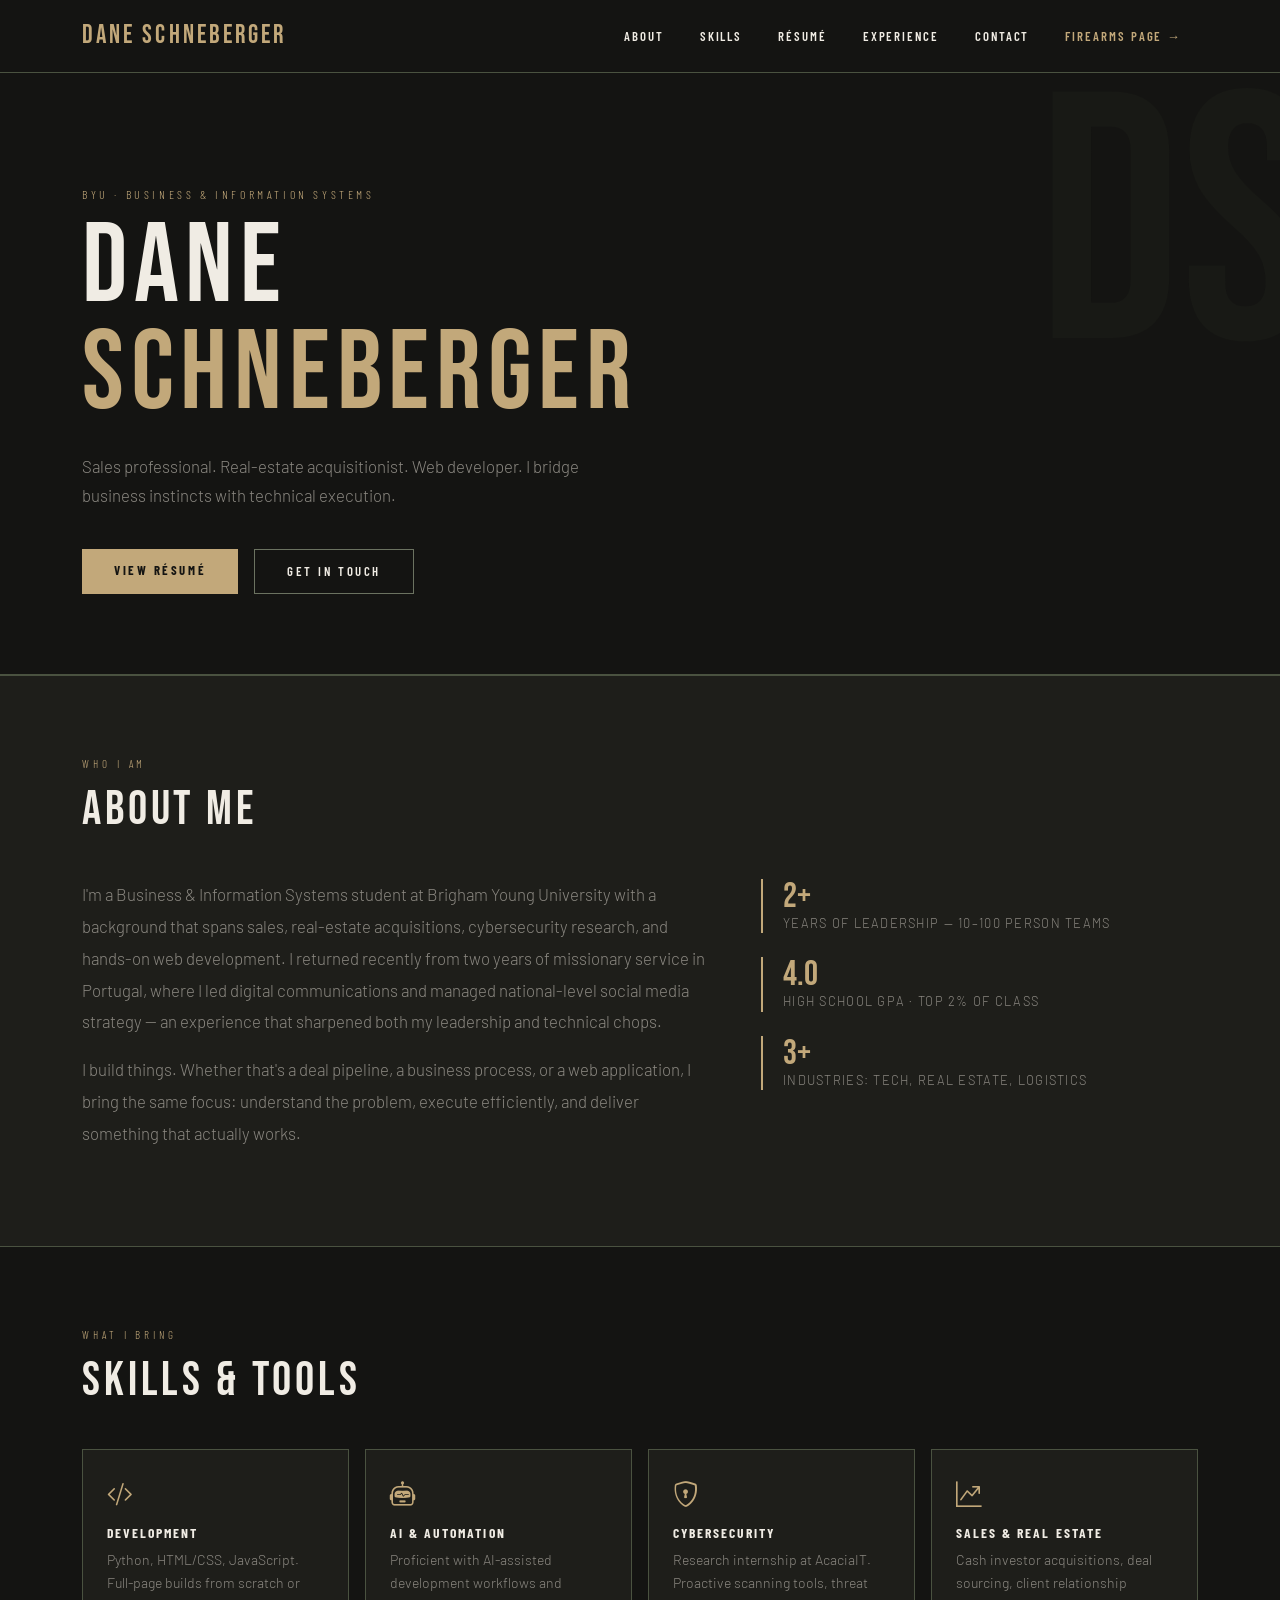
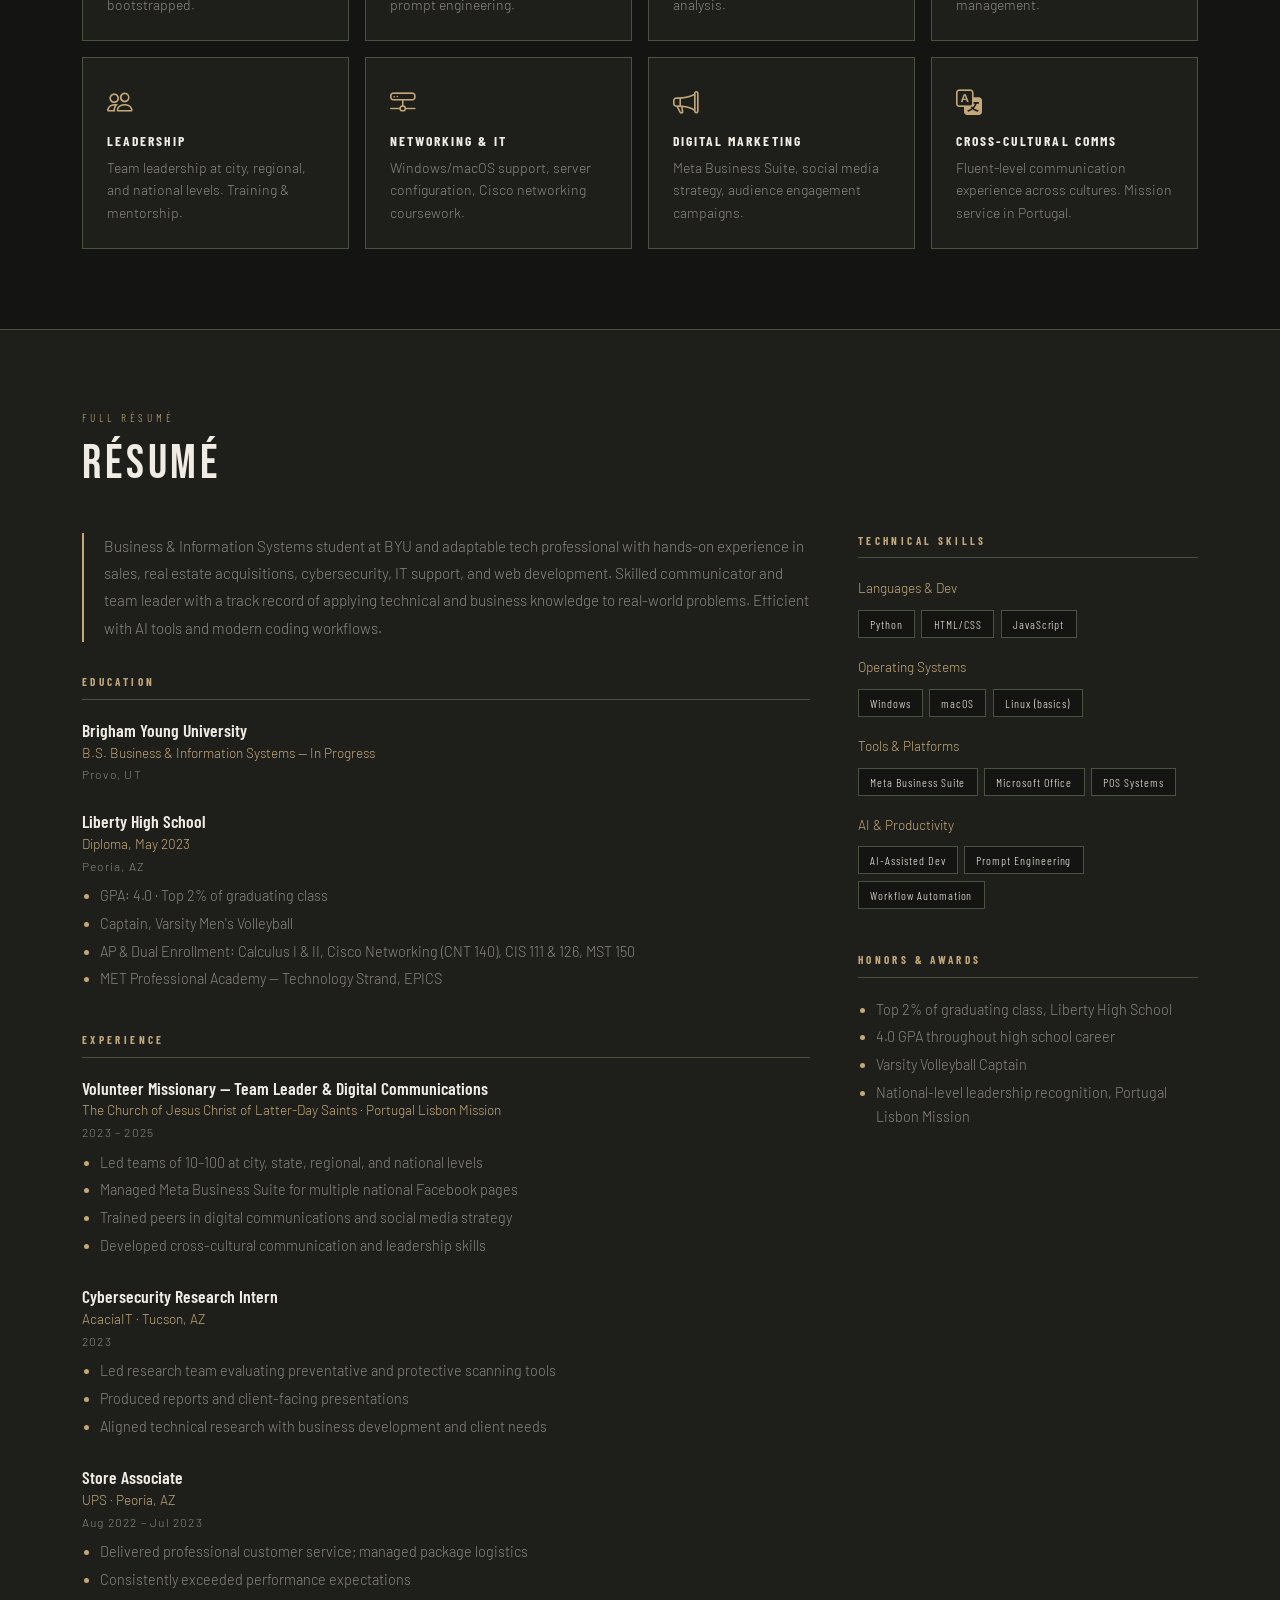
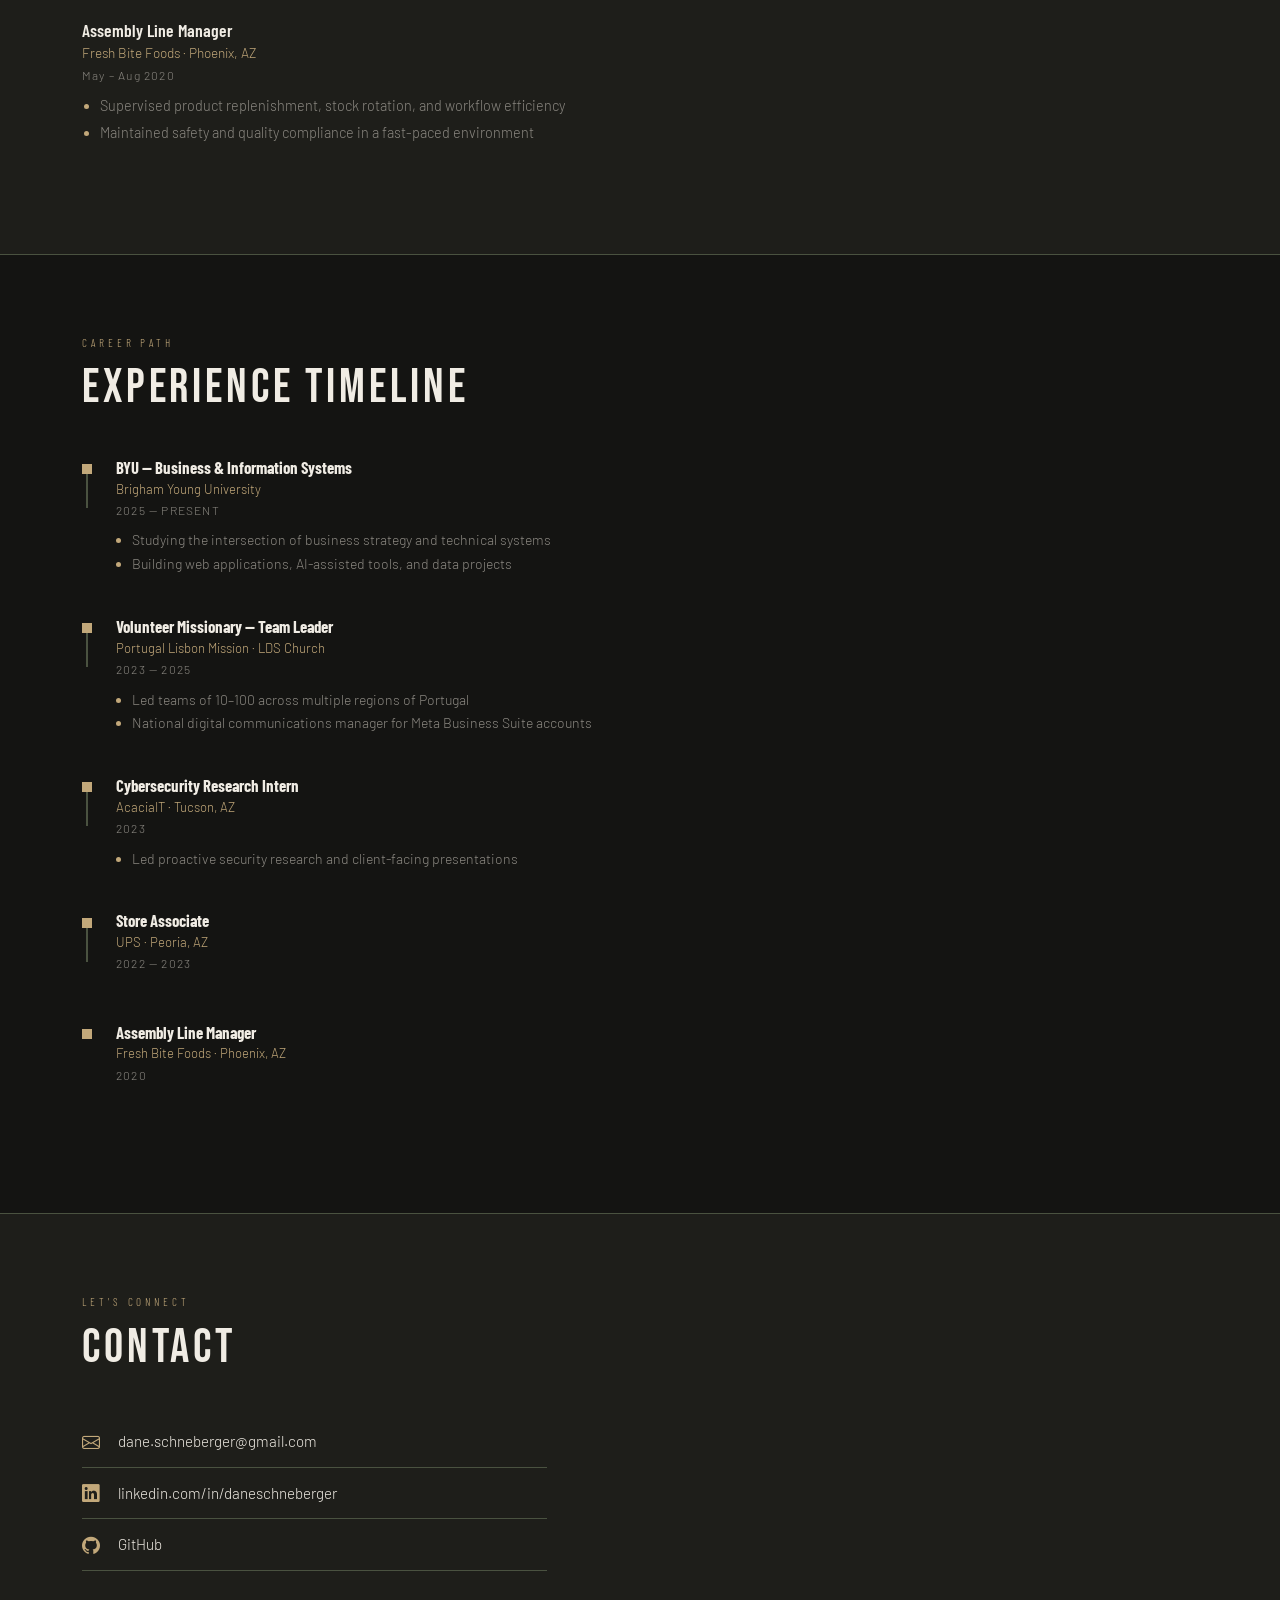
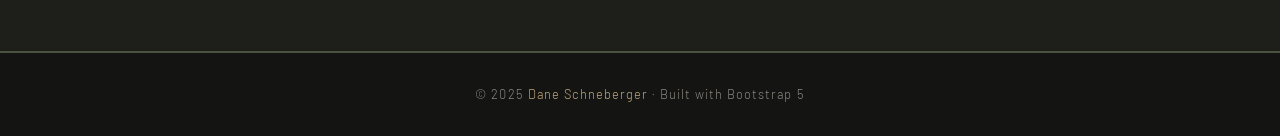
<file: index.html>
<!DOCTYPE html>
<html lang="en">
<head>
  <meta charset="UTF-8" />
  <meta name="viewport" content="width=device-width, initial-scale=1.0" />
  <title>Dane Schneberger</title>

  <!-- Bootstrap 5 -->
  <link href="https://cdn.jsdelivr.net/npm/bootstrap@5.3.3/dist/css/bootstrap.min.css" rel="stylesheet" />
  <!-- Bootstrap Icons -->
  <link href="https://cdn.jsdelivr.net/npm/bootstrap-icons@1.11.3/font/bootstrap-icons.css" rel="stylesheet" />
  <!-- Google Fonts -->
  <link href="https://fonts.googleapis.com/css2?family=Bebas+Neue&family=Barlow:wght@300;400;500;600&family=Barlow+Condensed:wght@400;600;700&display=swap" rel="stylesheet" />

  <style>
    :root {
      --olive:    #4a5240;
      --olive-lt: #6b7260;
      --tan:      #c2a87a;
      --tan-lt:   #d9c4a0;
      --charcoal: #1e1e1a;
      --dark:     #141412;
      --offwhite: #f0ece4;
      --muted:    #8a8780;
    }

    * { box-sizing: border-box; margin: 0; padding: 0; }

    body {
      background: var(--charcoal);
      color: var(--offwhite);
      font-family: 'Barlow', sans-serif;
      font-weight: 300;
    }

    /* ── NAVBAR ── */
    .navbar {
      background: var(--dark) !important;
      border-bottom: 1px solid var(--olive);
      padding: 0.75rem 0;
      position: sticky;
      top: 0;
      z-index: 1000;
    }
    .navbar-brand {
      font-family: 'Bebas Neue', sans-serif;
      font-size: 1.6rem;
      letter-spacing: 0.12em;
      color: var(--tan) !important;
    }
    .nav-link {
      font-family: 'Barlow Condensed', sans-serif;
      font-weight: 600;
      font-size: 0.8rem;
      letter-spacing: 0.15em;
      text-transform: uppercase;
      color: var(--offwhite) !important;
      padding: 0.4rem 1rem !important;
      transition: color 0.2s;
    }
    .nav-link:hover { color: var(--tan) !important; }
    .navbar-toggler { border-color: var(--olive); }
    .navbar-toggler-icon {
      background-image: url("data:image/svg+xml,%3csvg xmlns='http://www.w3.org/2000/svg' viewBox='0 0 30 30'%3e%3cpath stroke='rgba(194,168,122,1)' stroke-width='2' d='M4 7h22M4 15h22M4 23h22'/%3e%3c/svg%3e");
    }

    /* ── HERO ── */
    .hero {
      background: var(--dark);
      padding: 7rem 0 5rem;
      border-bottom: 2px solid var(--olive);
      position: relative;
      overflow: hidden;
    }
    .hero::before {
      content: 'DS';
      position: absolute;
      right: -2rem;
      top: -1rem;
      font-family: 'Bebas Neue', sans-serif;
      font-size: 22rem;
      color: rgba(74,82,64,0.07);
      line-height: 1;
      pointer-events: none;
      user-select: none;
    }
    .hero-eyebrow {
      font-family: 'Barlow Condensed', sans-serif;
      font-size: 0.75rem;
      letter-spacing: 0.3em;
      text-transform: uppercase;
      color: var(--tan);
      margin-bottom: 0.75rem;
    }
    .hero h1 {
      font-family: 'Bebas Neue', sans-serif;
      font-size: clamp(3.5rem, 9vw, 7rem);
      letter-spacing: 0.06em;
      line-height: 0.95;
      color: var(--offwhite);
    }
    .hero h1 span { color: var(--tan); }
    .hero-sub {
      font-size: 1.05rem;
      font-weight: 300;
      color: var(--muted);
      max-width: 500px;
      margin-top: 1.5rem;
      line-height: 1.7;
    }
    .hero-cta {
      margin-top: 2.5rem;
      display: flex;
      gap: 1rem;
      flex-wrap: wrap;
    }
    .btn-primary-custom {
      background: var(--tan);
      color: var(--dark);
      border: none;
      font-family: 'Barlow Condensed', sans-serif;
      font-weight: 700;
      font-size: 0.8rem;
      letter-spacing: 0.2em;
      text-transform: uppercase;
      padding: 0.75rem 2rem;
      text-decoration: none;
      transition: background 0.2s, transform 0.15s;
    }
    .btn-primary-custom:hover { background: var(--tan-lt); transform: translateY(-2px); color: var(--dark); }
    .btn-outline-custom {
      background: transparent;
      color: var(--offwhite);
      border: 1px solid var(--olive-lt);
      font-family: 'Barlow Condensed', sans-serif;
      font-weight: 600;
      font-size: 0.8rem;
      letter-spacing: 0.2em;
      text-transform: uppercase;
      padding: 0.75rem 2rem;
      text-decoration: none;
      transition: border-color 0.2s, color 0.2s;
    }
    .btn-outline-custom:hover { border-color: var(--tan); color: var(--tan); }

    /* ── SECTION COMMON ── */
    section { padding: 5rem 0; }
    .section-label {
      font-family: 'Barlow Condensed', sans-serif;
      font-size: 0.7rem;
      letter-spacing: 0.35em;
      text-transform: uppercase;
      color: var(--tan);
      margin-bottom: 0.5rem;
    }
    .section-title {
      font-family: 'Bebas Neue', sans-serif;
      font-size: clamp(2rem, 4vw, 3rem);
      letter-spacing: 0.08em;
      color: var(--offwhite);
      margin-bottom: 2.5rem;
    }
    .divider {
      width: 3rem;
      height: 2px;
      background: var(--tan);
      margin-bottom: 2.5rem;
    }

    /* ── ABOUT ── */
    #about { background: var(--charcoal); }
    .about-stat {
      border-left: 2px solid var(--tan);
      padding-left: 1.25rem;
      margin-bottom: 1.5rem;
    }
    .about-stat .num {
      font-family: 'Bebas Neue', sans-serif;
      font-size: 2.2rem;
      color: var(--tan);
      line-height: 1;
    }
    .about-stat .label {
      font-size: 0.8rem;
      letter-spacing: 0.1em;
      color: var(--muted);
      text-transform: uppercase;
    }
    .about-text { color: var(--muted); line-height: 1.9; font-size: 1.05rem; }

    /* ── SKILLS ── */
    #skills { background: var(--dark); border-top: 1px solid var(--olive); border-bottom: 1px solid var(--olive); }
    .skill-card {
      background: var(--charcoal);
      border: 1px solid var(--olive);
      padding: 1.5rem;
      height: 100%;
      transition: border-color 0.2s, transform 0.2s;
    }
    .skill-card:hover { border-color: var(--tan); transform: translateY(-3px); }
    .skill-card i {
      font-size: 1.6rem;
      color: var(--tan);
      margin-bottom: 0.75rem;
      display: block;
    }
    .skill-card h5 {
      font-family: 'Barlow Condensed', sans-serif;
      font-weight: 700;
      font-size: 0.85rem;
      letter-spacing: 0.15em;
      text-transform: uppercase;
      color: var(--offwhite);
      margin-bottom: 0.5rem;
    }
    .skill-card p { font-size: 0.875rem; color: var(--muted); line-height: 1.6; margin: 0; }

    /* ── RÉSUMÉ ── */
    #resume { background: var(--charcoal); }
    .resume-section-head {
      font-family: 'Barlow Condensed', sans-serif;
      font-weight: 700;
      font-size: 0.7rem;
      letter-spacing: 0.3em;
      text-transform: uppercase;
      color: var(--tan);
      border-bottom: 1px solid var(--olive);
      padding-bottom: 0.5rem;
      margin-bottom: 1.25rem;
      margin-top: 2.5rem;
    }
    .resume-section-head:first-of-type { margin-top: 0; }
    .resume-entry { margin-bottom: 1.75rem; }
    .resume-entry h4 {
      font-family: 'Barlow Condensed', sans-serif;
      font-weight: 600;
      font-size: 1.1rem;
      color: var(--offwhite);
      margin-bottom: 0.1rem;
    }
    .resume-entry .org {
      font-size: 0.85rem;
      color: var(--tan);
      margin-bottom: 0.15rem;
    }
    .resume-entry .dates {
      font-size: 0.75rem;
      letter-spacing: 0.1em;
      color: var(--muted);
      margin-bottom: 0.6rem;
    }
    .resume-entry ul {
      padding-left: 1.1rem;
      margin: 0;
    }
    .resume-entry ul li {
      font-size: 0.9rem;
      color: var(--muted);
      line-height: 1.7;
      margin-bottom: 0.2rem;
    }
    .resume-entry ul li::marker { color: var(--tan); }
    .skill-tag {
      display: inline-block;
      background: var(--dark);
      border: 1px solid var(--olive);
      color: var(--offwhite);
      font-size: 0.75rem;
      font-family: 'Barlow Condensed', sans-serif;
      letter-spacing: 0.08em;
      padding: 0.25rem 0.7rem;
      margin: 0.2rem 0.2rem 0.2rem 0;
    }
    .resume-summary {
      font-size: 0.95rem;
      color: var(--muted);
      line-height: 1.8;
      border-left: 2px solid var(--tan);
      padding-left: 1.25rem;
      margin-bottom: 2rem;
    }

    /* ── EXPERIENCE TIMELINE ── */
    #experience { background: var(--dark); border-top: 1px solid var(--olive); border-bottom: 1px solid var(--olive); }
    .timeline-item { display: flex; gap: 1.5rem; margin-bottom: 2.5rem; position: relative; }
    .timeline-dot {
      width: 10px;
      height: 10px;
      min-width: 10px;
      background: var(--tan);
      margin-top: 0.45rem;
      position: relative;
    }
    .timeline-dot::after {
      content: '';
      position: absolute;
      top: 10px;
      left: 4px;
      width: 2px;
      height: calc(100% + 1.5rem);
      background: var(--olive);
    }
    .timeline-item:last-child .timeline-dot::after { display: none; }
    .timeline-content h5 {
      font-family: 'Barlow Condensed', sans-serif;
      font-weight: 700;
      font-size: 1.05rem;
      color: var(--offwhite);
      margin-bottom: 0.15rem;
    }
    .timeline-content .org { font-size: 0.82rem; color: var(--tan); margin-bottom: 0.1rem; }
    .timeline-content .dates { font-size: 0.75rem; color: var(--muted); letter-spacing: 0.1em; margin-bottom: 0.6rem; }
    .timeline-content ul { padding-left: 1rem; margin: 0; }
    .timeline-content ul li { font-size: 0.875rem; color: var(--muted); line-height: 1.7; }
    .timeline-content ul li::marker { color: var(--tan); }

    /* ── CONTACT ── */
    #contact { background: var(--charcoal); }
    .contact-link {
      display: flex;
      align-items: center;
      gap: 0.75rem;
      color: var(--offwhite);
      text-decoration: none;
      font-size: 0.95rem;
      padding: 0.75rem 0;
      border-bottom: 1px solid var(--olive);
      transition: color 0.2s;
    }
    .contact-link:hover { color: var(--tan); }
    .contact-link i { color: var(--tan); font-size: 1.1rem; min-width: 1.5rem; }

    /* ── FOOTER ── */
    footer {
      background: var(--dark);
      border-top: 2px solid var(--olive);
      padding: 2rem 0;
      text-align: center;
    }
    footer p { font-size: 0.8rem; color: var(--muted); letter-spacing: 0.08em; margin: 0; }
    footer span { color: var(--tan); }

    /* ── ANIMATIONS ── */
    .fade-up {
      opacity: 0;
      transform: translateY(24px);
      transition: opacity 0.6s ease, transform 0.6s ease;
    }
    .fade-up.visible { opacity: 1; transform: translateY(0); }
  </style>
</head>
<body>

  <!-- NAVBAR -->
  <nav class="navbar navbar-expand-lg">
    <div class="container">
      <a class="navbar-brand" href="#">Dane Schneberger</a>
      <button class="navbar-toggler" type="button" data-bs-toggle="collapse" data-bs-target="#navMenu">
        <span class="navbar-toggler-icon"></span>
      </button>
      <div class="collapse navbar-collapse justify-content-end" id="navMenu">
        <ul class="navbar-nav gap-1">
          <li class="nav-item"><a class="nav-link" href="#about">About</a></li>
          <li class="nav-item"><a class="nav-link" href="#skills">Skills</a></li>
          <li class="nav-item"><a class="nav-link" href="#resume">Résumé</a></li>
          <li class="nav-item"><a class="nav-link" href="#experience">Experience</a></li>
          <li class="nav-item"><a class="nav-link" href="#contact">Contact</a></li>
          <!-- REPLACE href with your actual scratch page filename -->
          <li class="nav-item"><a class="nav-link" style="color:var(--tan)!important" href="page2-firearms.html">Firearms Page →</a></li>
        </ul>
      </div>
    </div>
  </nav>

  <!-- HERO -->
  <section class="hero">
    <div class="container">
      <p class="hero-eyebrow">BYU · Business & Information Systems</p>
      <h1>Dane<br /><span>Schneberger</span></h1>
      <p class="hero-sub">Sales professional. Real-estate acquisitionist. Web developer. I bridge business instincts with technical execution.</p>
      <div class="hero-cta">
        <a href="#resume" class="btn-primary-custom">View Résumé</a>
        <a href="#contact" class="btn-outline-custom">Get in Touch</a>
      </div>
    </div>
  </section>

  <!-- ABOUT -->
  <section id="about">
    <div class="container fade-up">
      <p class="section-label">Who I Am</p>
      <h2 class="section-title">About Me</h2>
      <div class="row g-5">
        <div class="col-lg-7">
          <p class="about-text">
            I'm a Business & Information Systems student at Brigham Young University with a background that spans sales, real-estate acquisitions, cybersecurity research, and hands-on web development. I returned recently from two years of missionary service in Portugal, where I led digital communications and managed national-level social media strategy — an experience that sharpened both my leadership and technical chops.
          </p>
          <p class="about-text mt-3">
            I build things. Whether that's a deal pipeline, a business process, or a web application, I bring the same focus: understand the problem, execute efficiently, and deliver something that actually works.
          </p>
        </div>
        <div class="col-lg-5">
          <div class="about-stat">
            <div class="num">2+</div>
            <div class="label">Years of leadership — 10–100 person teams</div>
          </div>
          <div class="about-stat">
            <div class="num">4.0</div>
            <div class="label">High school GPA · Top 2% of class</div>
          </div>
          <div class="about-stat">
            <div class="num">3+</div>
            <div class="label">Industries: tech, real estate, logistics</div>
          </div>
        </div>
      </div>
    </div>
  </section>

  <!-- SKILLS -->
  <section id="skills">
    <div class="container fade-up">
      <p class="section-label">What I Bring</p>
      <h2 class="section-title">Skills & Tools</h2>
      <div class="row g-3">
        <div class="col-sm-6 col-lg-3">
          <div class="skill-card">
            <i class="bi bi-code-slash"></i>
            <h5>Development</h5>
            <p>Python, HTML/CSS, JavaScript. Full-page builds from scratch or bootstrapped.</p>
          </div>
        </div>
        <div class="col-sm-6 col-lg-3">
          <div class="skill-card">
            <i class="bi bi-robot"></i>
            <h5>AI & Automation</h5>
            <p>Proficient with AI-assisted development workflows and prompt engineering.</p>
          </div>
        </div>
        <div class="col-sm-6 col-lg-3">
          <div class="skill-card">
            <i class="bi bi-shield-lock"></i>
            <h5>Cybersecurity</h5>
            <p>Research internship at AcaciaIT. Proactive scanning tools, threat analysis.</p>
          </div>
        </div>
        <div class="col-sm-6 col-lg-3">
          <div class="skill-card">
            <i class="bi bi-graph-up-arrow"></i>
            <h5>Sales & Real Estate</h5>
            <p>Cash investor acquisitions, deal sourcing, client relationship management.</p>
          </div>
        </div>
        <div class="col-sm-6 col-lg-3">
          <div class="skill-card">
            <i class="bi bi-people"></i>
            <h5>Leadership</h5>
            <p>Team leadership at city, regional, and national levels. Training & mentorship.</p>
          </div>
        </div>
        <div class="col-sm-6 col-lg-3">
          <div class="skill-card">
            <i class="bi bi-hdd-network"></i>
            <h5>Networking & IT</h5>
            <p>Windows/macOS support, server configuration, Cisco networking coursework.</p>
          </div>
        </div>
        <div class="col-sm-6 col-lg-3">
          <div class="skill-card">
            <i class="bi bi-megaphone"></i>
            <h5>Digital Marketing</h5>
            <p>Meta Business Suite, social media strategy, audience engagement campaigns.</p>
          </div>
        </div>
        <div class="col-sm-6 col-lg-3">
          <div class="skill-card">
            <i class="bi bi-translate"></i>
            <h5>Cross-Cultural Comms</h5>
            <p>Fluent-level communication experience across cultures. Mission service in Portugal.</p>
          </div>
        </div>
      </div>
    </div>
  </section>

  <!-- RÉSUMÉ -->
  <section id="resume">
    <div class="container fade-up">
      <p class="section-label">Full Résumé</p>
      <h2 class="section-title">Résumé</h2>

      <div class="row g-5">
        <div class="col-lg-8">

          <p class="resume-summary">
            Business &amp; Information Systems student at BYU and adaptable tech professional with hands-on experience in sales, real estate acquisitions, cybersecurity, IT support, and web development. Skilled communicator and team leader with a track record of applying technical and business knowledge to real-world problems. Efficient with AI tools and modern coding workflows.
          </p>

          <div class="resume-section-head">Education</div>

          <div class="resume-entry">
            <h4>Brigham Young University</h4>
            <div class="org">B.S. Business &amp; Information Systems — In Progress</div>
            <div class="dates">Provo, UT</div>
          </div>

          <div class="resume-entry">
            <h4>Liberty High School</h4>
            <div class="org">Diploma, May 2023</div>
            <div class="dates">Peoria, AZ</div>
            <ul>
              <li>GPA: 4.0 · Top 2% of graduating class</li>
              <li>Captain, Varsity Men's Volleyball</li>
              <li>AP &amp; Dual Enrollment: Calculus I &amp; II, Cisco Networking (CNT 140), CIS 111 &amp; 126, MST 150</li>
              <li>MET Professional Academy — Technology Strand, EPICS</li>
            </ul>
          </div>

          <div class="resume-section-head">Experience</div>

          <div class="resume-entry">
            <h4>Volunteer Missionary — Team Leader &amp; Digital Communications</h4>
            <div class="org">The Church of Jesus Christ of Latter-Day Saints · Portugal Lisbon Mission</div>
            <div class="dates">2023 – 2025</div>
            <ul>
              <li>Led teams of 10–100 at city, state, regional, and national levels</li>
              <li>Managed Meta Business Suite for multiple national Facebook pages</li>
              <li>Trained peers in digital communications and social media strategy</li>
              <li>Developed cross-cultural communication and leadership skills</li>
            </ul>
          </div>

          <div class="resume-entry">
            <h4>Cybersecurity Research Intern</h4>
            <div class="org">AcaciaIT · Tucson, AZ</div>
            <div class="dates">2023</div>
            <ul>
              <li>Led research team evaluating preventative and protective scanning tools</li>
              <li>Produced reports and client-facing presentations</li>
              <li>Aligned technical research with business development and client needs</li>
            </ul>
          </div>

          <div class="resume-entry">
            <h4>Store Associate</h4>
            <div class="org">UPS · Peoria, AZ</div>
            <div class="dates">Aug 2022 – Jul 2023</div>
            <ul>
              <li>Delivered professional customer service; managed package logistics</li>
              <li>Consistently exceeded performance expectations</li>
            </ul>
          </div>

          <div class="resume-entry">
            <h4>Assembly Line Manager</h4>
            <div class="org">Fresh Bite Foods · Phoenix, AZ</div>
            <div class="dates">May – Aug 2020</div>
            <ul>
              <li>Supervised product replenishment, stock rotation, and workflow efficiency</li>
              <li>Maintained safety and quality compliance in a fast-paced environment</li>
            </ul>
          </div>

        </div>

        <div class="col-lg-4">
          <div class="resume-section-head" style="margin-top:0">Technical Skills</div>
          <div class="mb-3">
            <div class="resume-entry" style="margin-bottom:1rem">
              <div class="org mb-2">Languages &amp; Dev</div>
              <span class="skill-tag">Python</span>
              <span class="skill-tag">HTML/CSS</span>
              <span class="skill-tag">JavaScript</span>
            </div>
            <div class="resume-entry" style="margin-bottom:1rem">
              <div class="org mb-2">Operating Systems</div>
              <span class="skill-tag">Windows</span>
              <span class="skill-tag">macOS</span>
              <span class="skill-tag">Linux (basics)</span>
            </div>
            <div class="resume-entry" style="margin-bottom:1rem">
              <div class="org mb-2">Tools &amp; Platforms</div>
              <span class="skill-tag">Meta Business Suite</span>
              <span class="skill-tag">Microsoft Office</span>
              <span class="skill-tag">POS Systems</span>
            </div>
            <div class="resume-entry" style="margin-bottom:1rem">
              <div class="org mb-2">AI &amp; Productivity</div>
              <span class="skill-tag">AI-Assisted Dev</span>
              <span class="skill-tag">Prompt Engineering</span>
              <span class="skill-tag">Workflow Automation</span>
            </div>
          </div>

          <div class="resume-section-head">Honors &amp; Awards</div>
          <div class="resume-entry">
            <ul>
              <li>Top 2% of graduating class, Liberty High School</li>
              <li>4.0 GPA throughout high school career</li>
              <li>Varsity Volleyball Captain</li>
              <li>National-level leadership recognition, Portugal Lisbon Mission</li>
            </ul>
          </div>
        </div>
      </div>
    </div>
  </section>

  <!-- EXPERIENCE TIMELINE -->
  <section id="experience">
    <div class="container fade-up">
      <p class="section-label">Career Path</p>
      <h2 class="section-title">Experience Timeline</h2>
      <div class="col-lg-8">
        <div class="timeline-item">
          <div class="timeline-dot"></div>
          <div class="timeline-content">
            <h5>BYU — Business &amp; Information Systems</h5>
            <div class="org">Brigham Young University</div>
            <div class="dates">2025 — PRESENT</div>
            <ul><li>Studying the intersection of business strategy and technical systems</li><li>Building web applications, AI-assisted tools, and data projects</li></ul>
          </div>
        </div>
        <div class="timeline-item">
          <div class="timeline-dot"></div>
          <div class="timeline-content">
            <h5>Volunteer Missionary — Team Leader</h5>
            <div class="org">Portugal Lisbon Mission · LDS Church</div>
            <div class="dates">2023 — 2025</div>
            <ul><li>Led teams of 10–100 across multiple regions of Portugal</li><li>National digital communications manager for Meta Business Suite accounts</li></ul>
          </div>
        </div>
        <div class="timeline-item">
          <div class="timeline-dot"></div>
          <div class="timeline-content">
            <h5>Cybersecurity Research Intern</h5>
            <div class="org">AcaciaIT · Tucson, AZ</div>
            <div class="dates">2023</div>
            <ul><li>Led proactive security research and client-facing presentations</li></ul>
          </div>
        </div>
        <div class="timeline-item">
          <div class="timeline-dot"></div>
          <div class="timeline-content">
            <h5>Store Associate</h5>
            <div class="org">UPS · Peoria, AZ</div>
            <div class="dates">2022 — 2023</div>
          </div>
        </div>
        <div class="timeline-item">
          <div class="timeline-dot"></div>
          <div class="timeline-content">
            <h5>Assembly Line Manager</h5>
            <div class="org">Fresh Bite Foods · Phoenix, AZ</div>
            <div class="dates">2020</div>
          </div>
        </div>
      </div>
    </div>
  </section>

  <!-- CONTACT -->
  <section id="contact">
    <div class="container fade-up">
      <p class="section-label">Let's Connect</p>
      <h2 class="section-title">Contact</h2>
      <div class="col-lg-5">
        <!-- REPLACE with your actual email and LinkedIn URL -->
        <a href="mailto:dane.schneberger@gmail.com" class="contact-link">
          <i class="bi bi-envelope"></i> dane.schneberger@gmail.com
        </a>
        <a href="https://linkedin.com/in/daneschneberger" target="_blank" class="contact-link">
          <i class="bi bi-linkedin"></i> linkedin.com/in/daneschneberger
        </a>
        
        <a href="#" class="contact-link">
          <i class="bi bi-github"></i> GitHub
        </a>
      </div>
    </div>
  </section>

  <!-- FOOTER -->
  <footer>
    <div class="container">
      <p>© 2025 <span>Dane Schneberger</span> · Built with Bootstrap 5</p>
    </div>
  </footer>

  <!-- Bootstrap JS -->
  <script src="https://cdn.jsdelivr.net/npm/bootstrap@5.3.3/dist/js/bootstrap.bundle.min.js"></script>
  <script>
    // Fade-up scroll animation
    const observer = new IntersectionObserver(entries => {
      entries.forEach(e => { if (e.isIntersecting) e.target.classList.add('visible'); });
    }, { threshold: 0.1 });
    document.querySelectorAll('.fade-up').forEach(el => observer.observe(el));
  </script>
</body>
</html>
</file>
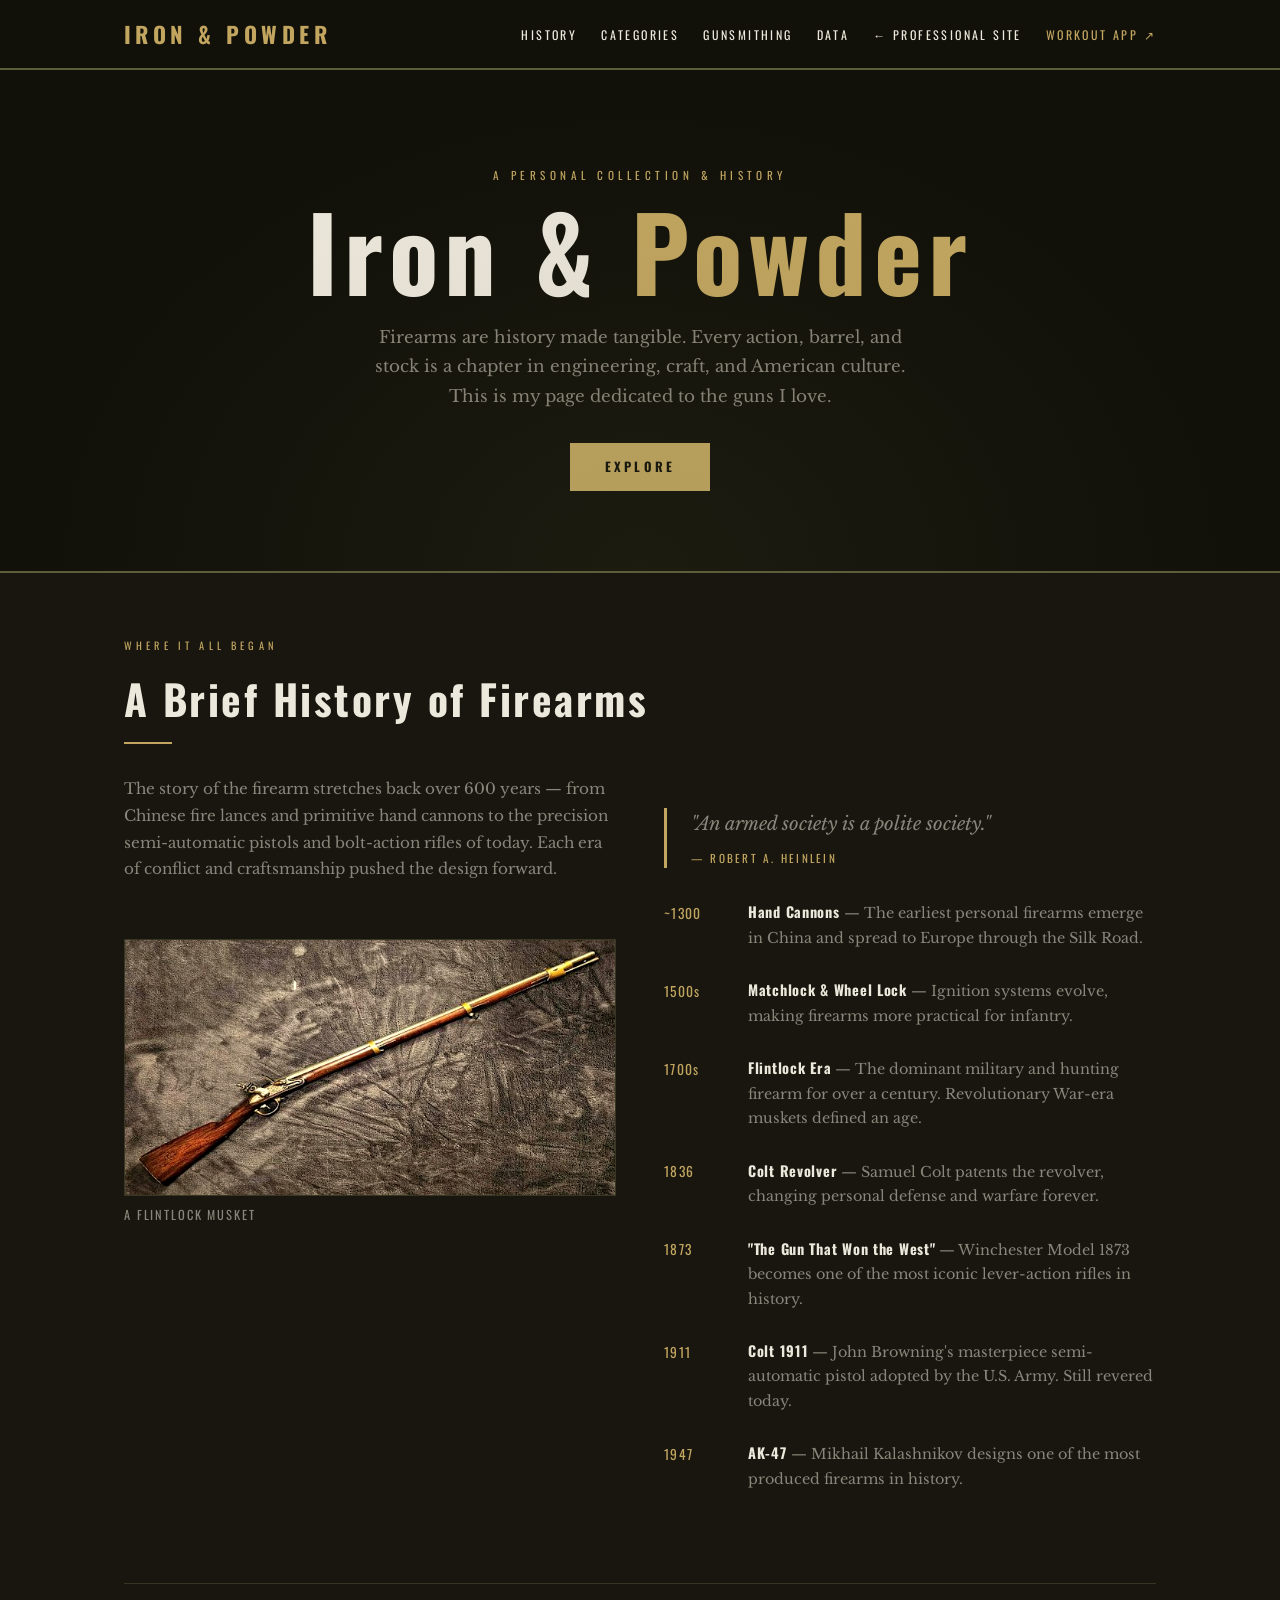
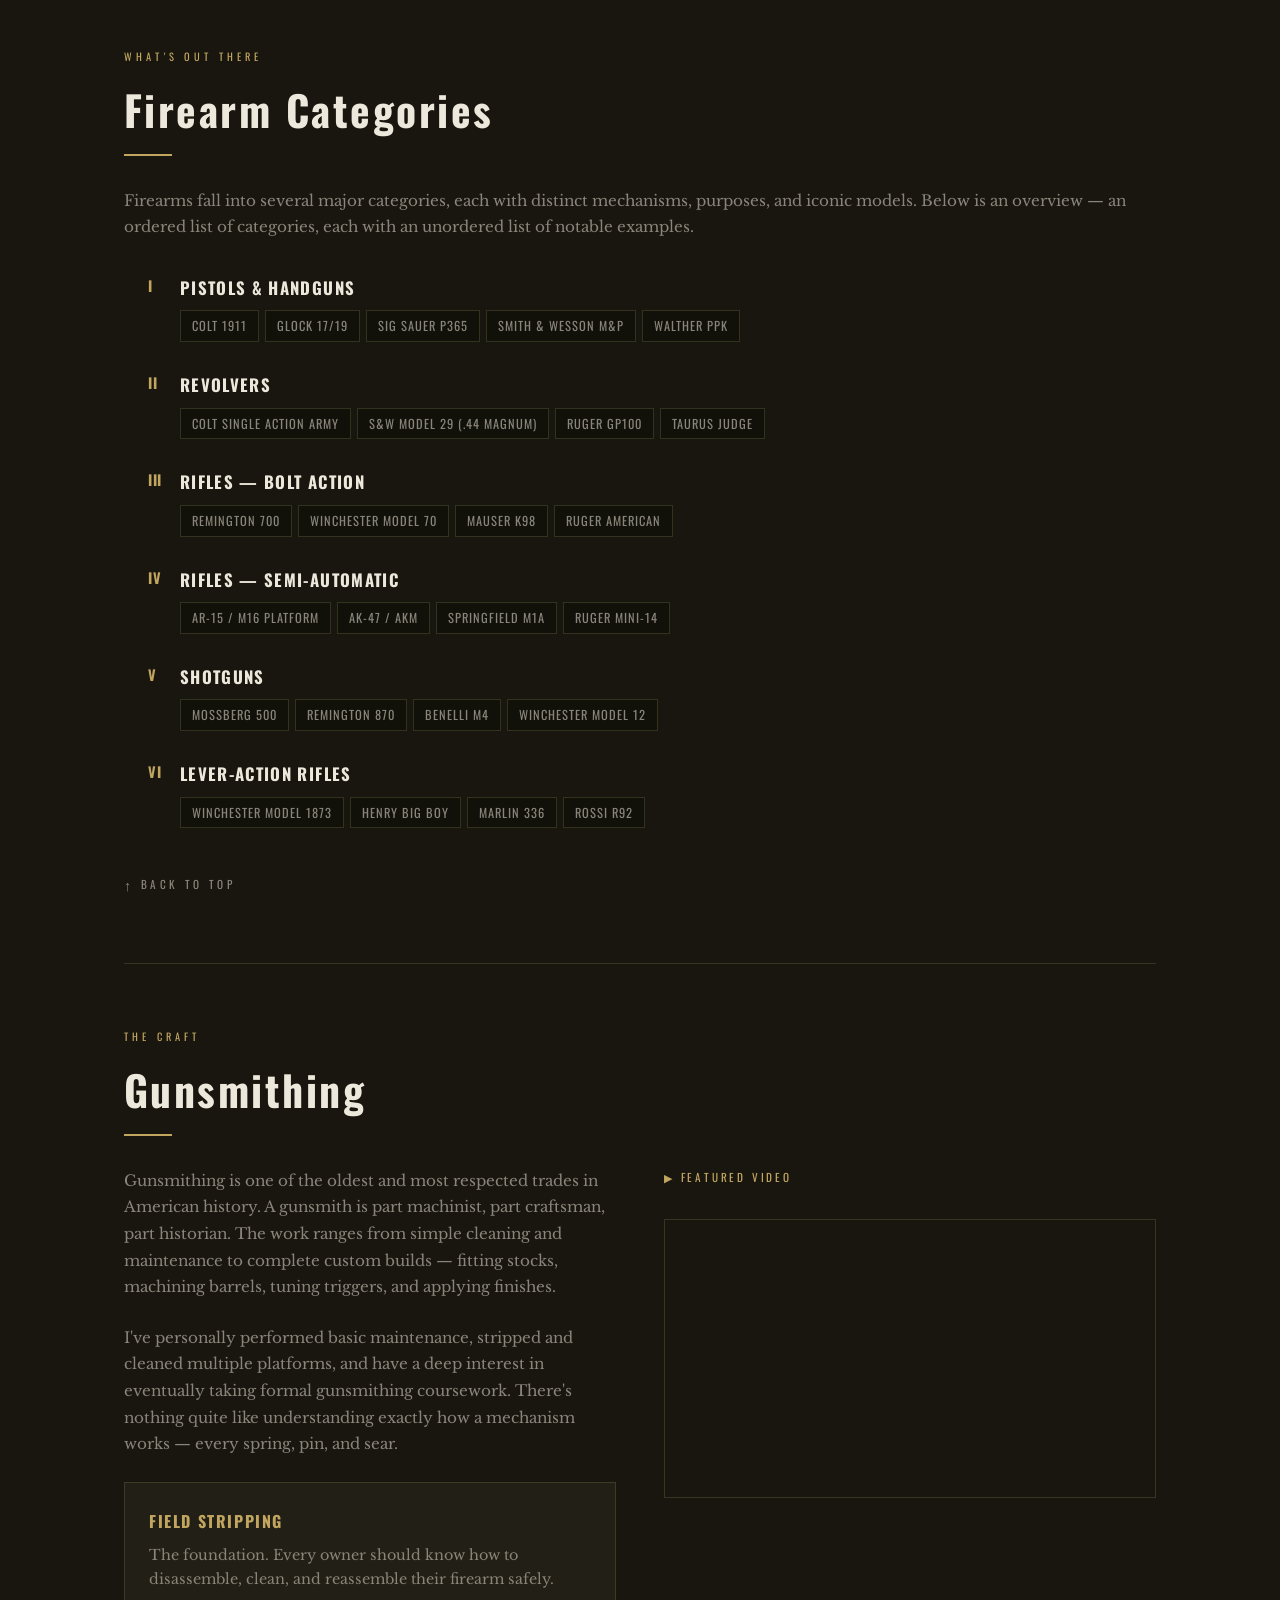
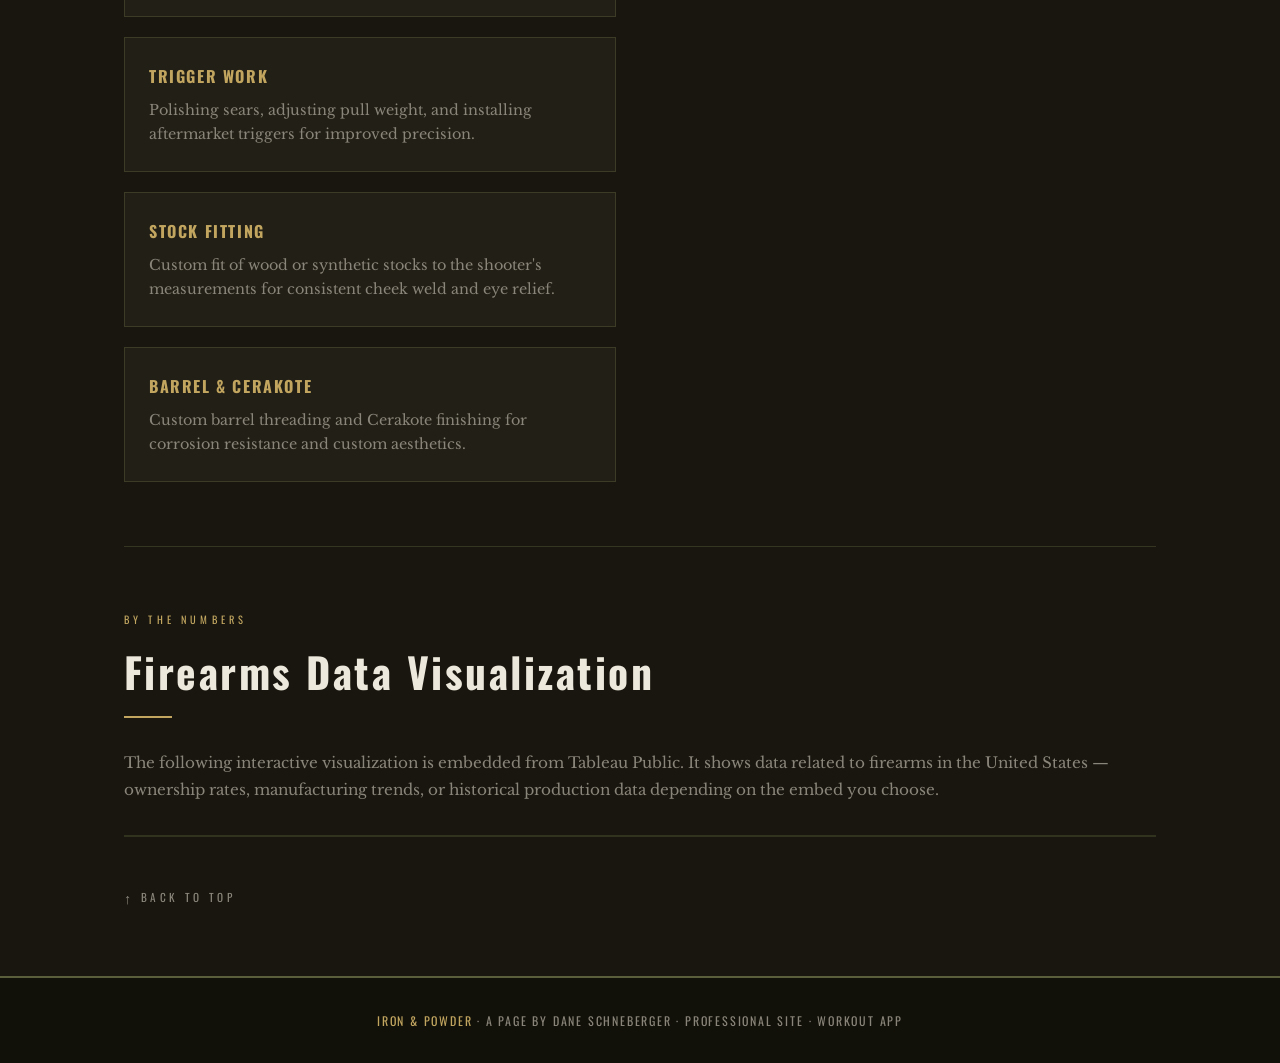
<file: page2-firearms.html>
<!DOCTYPE html>
<html lang="en">
<head>
  <meta charset="UTF-8" />
  <meta name="viewport" content="width=device-width, initial-scale=1.0" />
  <title>Iron & Powder — Firearms by Dane Schneberger</title>

  <!-- Google Fonts — loaded here, applied in CSS file -->
  <link href="https://fonts.googleapis.com/css2?family=Oswald:wght@400;600;700&family=Libre+Baskerville:ital,wght@0,400;0,700;1,400&display=swap" rel="stylesheet" />

  <!-- EXTERNAL STYLESHEET (scratch-built, no Bootstrap) -->
  <link rel="stylesheet" href="firearms.css" />
</head>
<body id="top">

  <!-- ═══ HEADER / NAV ═══ -->
  <div id="site-header">
    <nav>
      <span class="brand">Iron &amp; Powder</span>
      <ul class="nav-links">
        <li><a href="#history">History</a></li>
        <li><a href="#categories">Categories</a></li>
        <li><a href="#gunsmithing">Gunsmithing</a></li>
        <li><a href="#data">Data</a></li>
        <!-- LINK BACK TO PROFESSIONAL PAGES -->
        <li><a href="index.html">← Professional Site</a></li>
        <!-- LINK TO WEB APP -->
        <li><a href="page3-workout.html" style="color:var(--tan)">Workout App ↗</a></li>
      </ul>
    </nav>
  </div>

  <!-- ═══ HERO ═══ -->
  <div id="hero">
    <div id="wrapper">
      <p class="eyebrow">A Personal Collection &amp; History</p>
      <h1>Iron &amp; <span>Powder</span></h1>
      <p class="hero-sub">
        Firearms are history made tangible. Every action, barrel, and stock is
        a chapter in engineering, craft, and American culture. This is my page
        dedicated to the guns I love.
      </p>
      <a href="#history" class="btn-hero">Explore</a>
    </div>
  </div>

  <!-- ═══ MAIN WRAPPER ═══ -->
  <div id="wrapper">

    <!-- ═══ SECTION 1: HISTORY ═══ -->
    <div id="history" class="content-section">
      <p class="section-eyebrow">Where It All Began</p>
      <h2 class="section-title">A Brief History of Firearms</h2>
      <div class="section-rule"></div>

      <div class="two-col">
        <div>
          <p style="color:var(--muted); font-size:0.95rem; margin-bottom:1.5rem;">
            The story of the firearm stretches back over 600 years — from Chinese fire lances and
            primitive hand cannons to the precision semi-automatic pistols and bolt-action rifles of
            today. Each era of conflict and craftsmanship pushed the design forward.
          </p>

          <div class="photo-block">
            <img
              src="flintlock.jpeg"
              alt="A historical flintlock musket"
            />
            <p class="photo-caption">A flintlock musket</p>
          </div>
        </div>

        <div>
          <blockquote>
            "An armed society is a polite society."
            <cite>— Robert A. Heinlein</cite>
          </blockquote>

          <!-- HISTORY TIMELINE -->
          <ul class="history-list">
            <li>
              <span class="yr">~1300</span>
              <div class="desc"><strong>Hand Cannons</strong> — The earliest personal firearms emerge in China and spread to Europe through the Silk Road.</div>
            </li>
            <li>
              <span class="yr">1500s</span>
              <div class="desc"><strong>Matchlock &amp; Wheel Lock</strong> — Ignition systems evolve, making firearms more practical for infantry.</div>
            </li>
            <li>
              <span class="yr">1700s</span>
              <div class="desc"><strong>Flintlock Era</strong> — The dominant military and hunting firearm for over a century. Revolutionary War-era muskets defined an age.</div>
            </li>
            <li>
              <span class="yr">1836</span>
              <div class="desc"><strong>Colt Revolver</strong> — Samuel Colt patents the revolver, changing personal defense and warfare forever.</div>
            </li>
            <li>
              <span class="yr">1873</span>
              <div class="desc"><strong>"The Gun That Won the West"</strong> — Winchester Model 1873 becomes one of the most iconic lever-action rifles in history.</div>
            </li>
            <li>
              <span class="yr">1911</span>
              <div class="desc"><strong>Colt 1911</strong> — John Browning's masterpiece semi-automatic pistol adopted by the U.S. Army. Still revered today.</div>
            </li>
            <li>
              <span class="yr">1947</span>
              <div class="desc"><strong>AK-47</strong> — Mikhail Kalashnikov designs one of the most produced firearms in history.</div>
            </li>
          </ul>
        </div>
      </div>
    </div>

    <!-- ═══ SECTION 2: CATEGORIES (Ordered + Unordered nested list) ═══ -->
    <div id="categories" class="content-section">
      <p class="section-eyebrow">What's Out There</p>
      <h2 class="section-title">Firearm Categories</h2>
      <div class="section-rule"></div>

      <p style="color:var(--muted); font-size:0.95rem; margin-bottom:2rem;">
        Firearms fall into several major categories, each with distinct mechanisms,
        purposes, and iconic models. Below is an overview — an ordered list of
        categories, each with an unordered list of notable examples.
      </p>

      <!-- ORDERED LIST (Roman numeral categories) with UNORDERED nested lists (examples) -->
      <ol class="categories-list">
        <li>
          <strong>Pistols &amp; Handguns</strong>
          <ul>
            <li>Colt 1911</li>
            <li>Glock 17/19</li>
            <li>Sig Sauer P365</li>
            <li>Smith &amp; Wesson M&amp;P</li>
            <li>Walther PPK</li>
          </ul>
        </li>
        <li>
          <strong>Revolvers</strong>
          <ul>
            <li>Colt Single Action Army</li>
            <li>S&amp;W Model 29 (.44 Magnum)</li>
            <li>Ruger GP100</li>
            <li>Taurus Judge</li>
          </ul>
        </li>
        <li>
          <strong>Rifles — Bolt Action</strong>
          <ul>
            <li>Remington 700</li>
            <li>Winchester Model 70</li>
            <li>Mauser K98</li>
            <li>Ruger American</li>
          </ul>
        </li>
        <li>
          <strong>Rifles — Semi-Automatic</strong>
          <ul>
            <li>AR-15 / M16 Platform</li>
            <li>AK-47 / AKM</li>
            <li>Springfield M1A</li>
            <li>Ruger Mini-14</li>
          </ul>
        </li>
        <li>
          <strong>Shotguns</strong>
          <ul>
            <li>Mossberg 500</li>
            <li>Remington 870</li>
            <li>Benelli M4</li>
            <li>Winchester Model 12</li>
          </ul>
        </li>
        <li>
          <strong>Lever-Action Rifles</strong>
          <ul>
            <li>Winchester Model 1873</li>
            <li>Henry Big Boy</li>
            <li>Marlin 336</li>
            <li>Rossi R92</li>
          </ul>
        </li>
      </ol>

      <a href="#top" class="back-to-top">Back to Top</a>
    </div>

    <!-- ═══ SECTION 3: GUNSMITHING ═══ -->
    <div id="gunsmithing" class="content-section">
      <p class="section-eyebrow">The Craft</p>
      <h2 class="section-title">Gunsmithing</h2>
      <div class="section-rule"></div>

      <div class="two-col">
        <div>
          <p style="color:var(--muted); font-size:0.95rem; margin-bottom:1.5rem;">
            Gunsmithing is one of the oldest and most respected trades in American history.
            A gunsmith is part machinist, part craftsman, part historian. The work ranges
            from simple cleaning and maintenance to complete custom builds — fitting stocks,
            machining barrels, tuning triggers, and applying finishes.
          </p>
          <p style="color:var(--muted); font-size:0.95rem; margin-bottom:1.5rem;">
            I've personally performed basic maintenance, stripped and cleaned multiple
            platforms, and have a deep interest in eventually taking formal gunsmithing
            coursework. There's nothing quite like understanding exactly how a mechanism
            works — every spring, pin, and sear.
          </p>

          <div class="card-grid">
            <div class="card">
              <h3>Field Stripping</h3>
              <p>The foundation. Every owner should know how to disassemble, clean, and reassemble their firearm safely.</p>
            </div>
            <div class="card">
              <h3>Trigger Work</h3>
              <p>Polishing sears, adjusting pull weight, and installing aftermarket triggers for improved precision.</p>
            </div>
            <div class="card">
              <h3>Stock Fitting</h3>
              <p>Custom fit of wood or synthetic stocks to the shooter's measurements for consistent cheek weld and eye relief.</p>
            </div>
            <div class="card">
              <h3>Barrel & Cerakote</h3>
              <p>Custom barrel threading and Cerakote finishing for corrosion resistance and custom aesthetics.</p>
            </div>
          </div>
        </div>

        <div>
          
          <p style="font-family:'Oswald',sans-serif; font-size:0.7rem; letter-spacing:0.25em; text-transform:uppercase; color:var(--tan); margin-bottom:0.5rem;">▶ Featured Video</p>
          <div class="video-wrapper">
            <iframe
              src="https://www.youtube.com/embed/wVWo2BQXSJ0?si=5VAfX9wpqhS3a5eJ"
              title="YouTube video player"
              frameborder="0"
              allow="accelerometer; autoplay; clipboard-write; encrypted-media; gyroscope; picture-in-picture; web-share"
              referrerpolicy="strict-origin-when-cross-origin"
              allowfullscreen
            ></iframe>
          </div>
        </div>
      </div>
    </div>

    <!-- ═══ SECTION 4: TABLEAU DATA ═══ -->
    <div id="data" class="content-section">
      <p class="section-eyebrow">By The Numbers</p>
      <h2 class="section-title">Firearms Data Visualization</h2>
      <div class="section-rule"></div>

      <p style="color:var(--muted); font-size:0.95rem; margin-bottom:1.5rem;">
        The following interactive visualization is embedded from Tableau Public. It shows
        data related to firearms in the United States — ownership rates, manufacturing
        trends, or historical production data depending on the embed you choose.
      </p>

      
      <div class="tableau-wrapper">
  <div class='tableauPlaceholder' id='viz1776807927410' style='position: relative'>
    <noscript>
      <a href='#'>
        <img
          alt='Dashboard 2'
          src='https://public.tableau.com/static/images/S6/S6KXCMPZH/1_rss.png'
          style='border: none'
        />
      </a>
    </noscript>
    <object class='tableauViz' style='display:none;'>
      <param name='host_url'           value='https%3A%2F%2Fpublic.tableau.com%2F' />
      <param name='embed_code_version' value='3' />
      <param name='path'               value='shared/S6KXCMPZH' />
      <param name='toolbar'            value='yes' />
      <param name='static_image'       value='https://public.tableau.com/static/images/S6/S6KXCMPZH/1.png' />
      <param name='animate_transition' value='yes' />
      <param name='display_static_image' value='yes' />
      <param name='display_spinner'    value='yes' />
      <param name='display_overlay'    value='yes' />
      <param name='display_count'      value='yes' />
      <param name='language'           value='en-US' />
    </object>
  </div>
  <script type='text/javascript'>
    var divElement = document.getElementById('viz1776807927410');
    var vizElement = divElement.getElementsByTagName('object')[0];
    vizElement.style.width  = '100%';
    vizElement.style.height = '827px';
    var scriptElement = document.createElement('script');
    scriptElement.src = 'https://public.tableau.com/javascripts/api/viz_v1.js';
    vizElement.parentNode.insertBefore(scriptElement, vizElement);
  </script>
      </div>
      <a href="#top" class="back-to-top">Back to Top</a>
    </div>

  </div><!-- end #wrapper -->

  <!-- ═══ FOOTER ═══ -->
  <footer>
    <div id="wrapper">
      <p>
        <span>Iron &amp; Powder</span> · A page by Dane Schneberger ·
        <a href="index.html" style="color:var(--muted)">Professional Site</a> ·
        <a href="page3-workout.html" style="color:var(--muted)">Workout App</a>
      </p>
    </div>
  </footer>

</body>
</html>
</file>
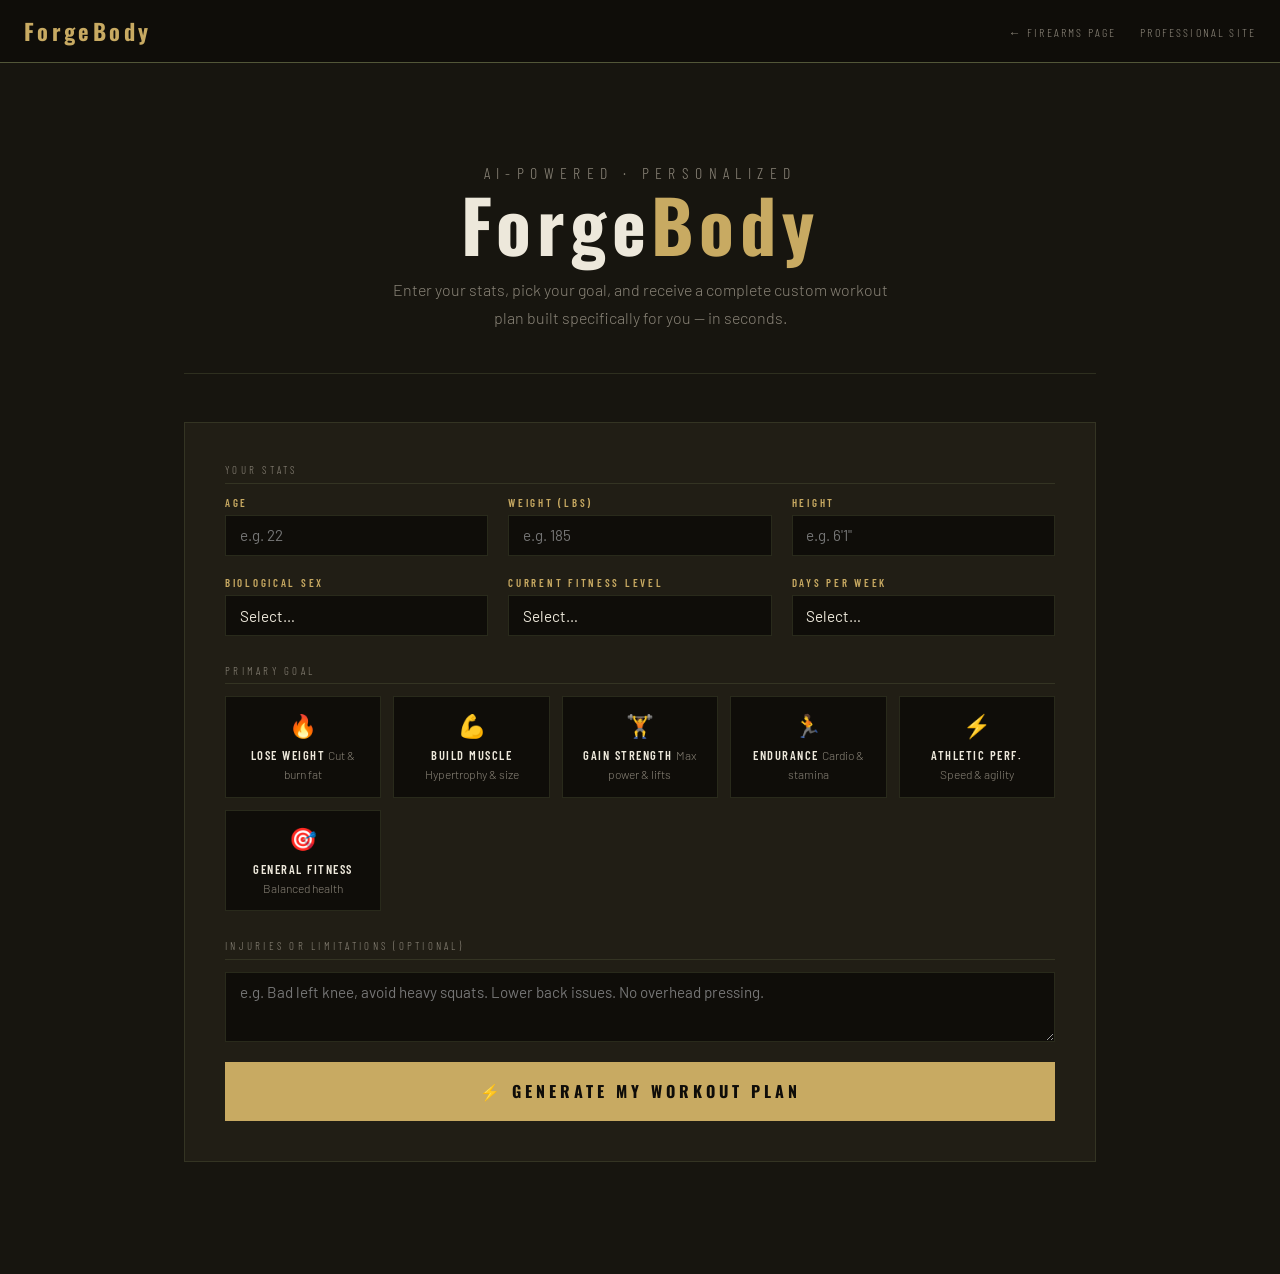
<file: page3-workout.html>
<!DOCTYPE html>
<html lang="en">
<head>
  <meta charset="UTF-8" />
  <meta name="viewport" content="width=device-width, initial-scale=1.0" />
  <title>ForgeBody — AI Workout Generator</title>
  <link href="https://fonts.googleapis.com/css2?family=Oswald:wght@400;600;700&family=Barlow:wght@300;400;500&family=Barlow+Condensed:wght@400;600;700&display=swap" rel="stylesheet" />

  <style>
    :root {
      --bg:       #17150f;
      --bg-card:  #211e15;
      --bg-dark:  #0f0d09;
      --olive:    #525638;
      --olive-lt: #737a50;
      --tan:      #c8aa62;
      --tan-lt:   #dcc48a;
      --offwhite: #ede8db;
      --muted:    #8a8478;
      --rust:     #9b4a28;
      --border:   rgba(82,86,56,0.4);
      --success:  #5a8a5a;
    }

    *, *::before, *::after { box-sizing: border-box; margin: 0; padding: 0; }

    html { scroll-behavior: smooth; }

    body {
      background: var(--bg);
      color: var(--offwhite);
      font-family: 'Barlow', sans-serif;
      font-weight: 300;
      min-height: 100vh;
    }

    /* ── NAV ── */
    nav {
      background: var(--bg-dark);
      border-bottom: 1px solid var(--olive);
      padding: 0.9rem 1.5rem;
      display: flex;
      justify-content: space-between;
      align-items: center;
      flex-wrap: wrap;
      gap: 0.5rem;
    }

    .brand {
      font-family: 'Oswald', sans-serif;
      font-size: 1.4rem;
      letter-spacing: 0.15em;
      color: var(--tan);
      font-weight: 700;
    }

    .nav-links { display: flex; gap: 1.5rem; list-style: none; }
    .nav-links a {
      font-family: 'Barlow Condensed', sans-serif;
      font-size: 0.75rem;
      letter-spacing: 0.18em;
      text-transform: uppercase;
      color: var(--muted);
      text-decoration: none;
      transition: color 0.2s;
    }
    .nav-links a:hover { color: var(--tan); }

    /* ── LAYOUT ── */
    .page-wrap {
      max-width: 960px;
      margin: 0 auto;
      padding: 3rem 1.5rem 5rem;
    }

    /* ── HERO ── */
    .hero {
      text-align: center;
      padding: 3rem 0 2.5rem;
      border-bottom: 1px solid var(--border);
      margin-bottom: 3rem;
    }

    .hero-eyebrow {
      font-family: 'Barlow Condensed', sans-serif;
      font-size: 0.7rem;
      letter-spacing: 0.4em;
      text-transform: uppercase;
      color: var(--tan);
      margin-bottom: 0.75rem;
    }

    .hero h1 {
      font-family: 'Oswald', sans-serif;
      font-size: clamp(2.5rem, 6vw, 4.5rem);
      letter-spacing: 0.08em;
      line-height: 1;
      margin-bottom: 1rem;
    }

    .hero h1 span { color: var(--tan); }

    .hero p {
      font-size: 1rem;
      color: var(--muted);
      max-width: 500px;
      margin: 0 auto;
      line-height: 1.8;
    }

    /* ── FORM ── */
    .form-card {
      background: var(--bg-card);
      border: 1px solid var(--border);
      padding: 2.5rem;
      margin-bottom: 2rem;
    }

    .form-grid {
      display: grid;
      grid-template-columns: repeat(auto-fit, minmax(200px, 1fr));
      gap: 1.25rem;
      margin-bottom: 1.75rem;
    }

    .field-group { display: flex; flex-direction: column; gap: 0.4rem; }

    .field-group label {
      font-family: 'Barlow Condensed', sans-serif;
      font-size: 0.68rem;
      letter-spacing: 0.25em;
      text-transform: uppercase;
      color: var(--tan);
      font-weight: 600;
    }

    .field-group input,
    .field-group select,
    .field-group textarea {
      background: var(--bg-dark);
      border: 1px solid var(--border);
      color: var(--offwhite);
      font-family: 'Barlow', sans-serif;
      font-size: 0.95rem;
      padding: 0.65rem 0.85rem;
      outline: none;
      transition: border-color 0.2s;
      -webkit-appearance: none;
    }

    .field-group input:focus,
    .field-group select:focus,
    .field-group textarea:focus { border-color: var(--tan); }

    .field-group select { cursor: pointer; }
    .field-group textarea { min-height: 70px; resize: vertical; }

    /* Goal pills */
    .goal-grid {
      display: grid;
      grid-template-columns: repeat(auto-fit, minmax(150px, 1fr));
      gap: 0.75rem;
      margin-bottom: 1.75rem;
    }

    .goal-pill {
      background: var(--bg-dark);
      border: 1.5px solid var(--border);
      padding: 0.9rem 1rem;
      cursor: pointer;
      text-align: center;
      transition: border-color 0.2s, background 0.2s;
      user-select: none;
    }

    .goal-pill:hover { border-color: var(--olive-lt); }

    .goal-pill.selected {
      border-color: var(--tan);
      background: rgba(200,170,98,0.08);
    }

    .goal-pill .icon { font-size: 1.4rem; display: block; margin-bottom: 0.3rem; }

    .goal-pill .label {
      font-family: 'Barlow Condensed', sans-serif;
      font-size: 0.78rem;
      letter-spacing: 0.12em;
      text-transform: uppercase;
      color: var(--offwhite);
      font-weight: 600;
    }

    .goal-pill .sub {
      font-size: 0.75rem;
      color: var(--muted);
      margin-top: 0.2rem;
    }

    /* Section label inside form */
    .form-section-label {
      font-family: 'Barlow Condensed', sans-serif;
      font-size: 0.68rem;
      letter-spacing: 0.3em;
      text-transform: uppercase;
      color: var(--muted);
      margin-bottom: 0.75rem;
      border-bottom: 1px solid var(--border);
      padding-bottom: 0.4rem;
    }

    /* Generate button */
    .btn-generate {
      display: block;
      width: 100%;
      background: var(--tan);
      color: var(--bg-dark);
      border: none;
      font-family: 'Oswald', sans-serif;
      font-size: 1rem;
      font-weight: 700;
      letter-spacing: 0.25em;
      text-transform: uppercase;
      padding: 1.1rem 2rem;
      cursor: pointer;
      transition: background 0.2s, transform 0.15s;
      margin-top: 1.25rem;
    }

    .btn-generate:hover:not(:disabled) { background: var(--tan-lt); transform: translateY(-1px); }
    .btn-generate:disabled { opacity: 0.5; cursor: not-allowed; }

    /* ── LOADING STATE ── */
    .loading {
      display: none;
      text-align: center;
      padding: 3rem;
      border: 1px solid var(--border);
      background: var(--bg-card);
      margin-bottom: 2rem;
    }

    .loading.active { display: block; }

    .spinner {
      width: 40px;
      height: 40px;
      border: 2px solid var(--border);
      border-top-color: var(--tan);
      border-radius: 50%;
      animation: spin 0.8s linear infinite;
      margin: 0 auto 1rem;
    }

    @keyframes spin { to { transform: rotate(360deg); } }

    .loading p {
      font-family: 'Barlow Condensed', sans-serif;
      font-size: 0.8rem;
      letter-spacing: 0.25em;
      text-transform: uppercase;
      color: var(--muted);
    }

    /* ── RESULTS ── */
    #results { display: none; }
    #results.active { display: block; }

    .results-header {
      display: flex;
      justify-content: space-between;
      align-items: flex-start;
      flex-wrap: wrap;
      gap: 1rem;
      margin-bottom: 1.5rem;
      padding-bottom: 1rem;
      border-bottom: 2px solid var(--olive);
    }

    .results-header h2 {
      font-family: 'Oswald', sans-serif;
      font-size: 1.8rem;
      letter-spacing: 0.08em;
      color: var(--tan);
    }

    .results-header p {
      font-size: 0.85rem;
      color: var(--muted);
      margin-top: 0.25rem;
    }

    .btn-print {
      background: transparent;
      border: 1px solid var(--olive-lt);
      color: var(--offwhite);
      font-family: 'Barlow Condensed', sans-serif;
      font-size: 0.75rem;
      letter-spacing: 0.2em;
      text-transform: uppercase;
      padding: 0.6rem 1.4rem;
      cursor: pointer;
      transition: border-color 0.2s, color 0.2s;
    }

    .btn-print:hover { border-color: var(--tan); color: var(--tan); }

    .btn-reset {
      background: transparent;
      border: 1px solid var(--border);
      color: var(--muted);
      font-family: 'Barlow Condensed', sans-serif;
      font-size: 0.75rem;
      letter-spacing: 0.2em;
      text-transform: uppercase;
      padding: 0.6rem 1.4rem;
      cursor: pointer;
      transition: border-color 0.2s, color 0.2s;
    }

    .btn-reset:hover { border-color: var(--muted); color: var(--offwhite); }

    /* Plan output rendered as formatted HTML */
    #plan-output {
      font-size: 0.95rem;
      line-height: 1.75;
    }

    #plan-output h2 {
      font-family: 'Oswald', sans-serif;
      font-size: 1.5rem;
      color: var(--tan);
      letter-spacing: 0.08em;
      margin-top: 2rem;
      margin-bottom: 0.75rem;
      padding-bottom: 0.4rem;
      border-bottom: 1px solid var(--border);
    }

    #plan-output h3 {
      font-family: 'Oswald', sans-serif;
      font-size: 1.1rem;
      color: var(--offwhite);
      letter-spacing: 0.06em;
      margin-top: 1.5rem;
      margin-bottom: 0.5rem;
    }

    #plan-output h4 {
      font-family: 'Barlow Condensed', sans-serif;
      font-size: 0.85rem;
      letter-spacing: 0.2em;
      text-transform: uppercase;
      color: var(--tan);
      margin-top: 1.25rem;
      margin-bottom: 0.4rem;
    }

    #plan-output p {
      color: var(--muted);
      margin-bottom: 0.75rem;
    }

    #plan-output ul, #plan-output ol {
      padding-left: 1.5rem;
      margin-bottom: 1rem;
      color: var(--muted);
    }

    #plan-output li { margin-bottom: 0.35rem; line-height: 1.7; }
    #plan-output li::marker { color: var(--tan); }

    #plan-output strong { color: var(--offwhite); font-weight: 500; }

    #plan-output .day-block {
      background: var(--bg-card);
      border: 1px solid var(--border);
      padding: 1.25rem 1.5rem;
      margin-bottom: 1rem;
    }

    #plan-output .day-block h3 {
      margin-top: 0;
    }

    /* ── ERROR ── */
    .error-msg {
      background: rgba(155,74,40,0.15);
      border: 1px solid var(--rust);
      padding: 1rem 1.25rem;
      color: #d4826a;
      font-size: 0.9rem;
      margin-bottom: 1.5rem;
      display: none;
    }
    .error-msg.active { display: block; }

    /* ── PRINT ── */
    @media print {
      nav, .form-card, .loading, .btn-print, .btn-reset, .hero { display: none !important; }
      body { background: white; color: black; }
      #results { display: block !important; }
      #plan-output * { color: black !important; border-color: #ccc !important; background: white !important; }
    }
  </style>
</head>
<body>

  <!-- NAV -->
  <nav>
    <span class="brand">ForgeBody</span>
    <ul class="nav-links">
      <li><a href="page2-firearms.html">← Firearms Page</a></li>
      <li><a href="index.html">Professional Site</a></li>
    </ul>
  </nav>

  <div class="page-wrap">

    <!-- HERO -->
    <div class="hero">
      <p class="hero-eyebrow">AI-Powered · Personalized</p>
      <h1>Forge<span>Body</span></h1>
      <p>Enter your stats, pick your goal, and receive a complete custom workout plan built specifically for you — in seconds.</p>
    </div>

    <!-- FORM -->
    <div class="form-card">

      <!-- PHYSICAL STATS -->
      <p class="form-section-label">Your Stats</p>
      <div class="form-grid">
        <div class="field-group">
          <label for="age">Age</label>
          <input type="number" id="age" min="13" max="99" placeholder="e.g. 22" />
        </div>
        <div class="field-group">
          <label for="weight">Weight (lbs)</label>
          <input type="number" id="weight" min="80" max="500" placeholder="e.g. 185" />
        </div>
        <div class="field-group">
          <label for="height">Height</label>
          <input type="text" id="height" placeholder="e.g. 6'1&quot;" />
        </div>
        <div class="field-group">
          <label for="sex">Biological Sex</label>
          <select id="sex">
            <option value="">Select…</option>
            <option value="male">Male</option>
            <option value="female">Female</option>
          </select>
        </div>
        <div class="field-group">
          <label for="fitness">Current Fitness Level</label>
          <select id="fitness">
            <option value="">Select…</option>
            <option value="beginner">Beginner (0–6 months)</option>
            <option value="intermediate">Intermediate (6 mo – 2 yr)</option>
            <option value="advanced">Advanced (2+ years)</option>
          </select>
        </div>
        <div class="field-group">
          <label for="days">Days per Week</label>
          <select id="days">
            <option value="">Select…</option>
            <option value="3">3 days</option>
            <option value="4">4 days</option>
            <option value="5">5 days</option>
            <option value="6">6 days</option>
          </select>
        </div>
      </div>

      <!-- GOAL -->
      <p class="form-section-label">Primary Goal</p>
      <div class="goal-grid" id="goalGrid">
        <div class="goal-pill" data-goal="lose_weight">
          <span class="icon">🔥</span>
          <span class="label">Lose Weight</span>
          <span class="sub">Cut &amp; burn fat</span>
        </div>
        <div class="goal-pill" data-goal="build_muscle">
          <span class="icon">💪</span>
          <span class="label">Build Muscle</span>
          <span class="sub">Hypertrophy &amp; size</span>
        </div>
        <div class="goal-pill" data-goal="gain_strength">
          <span class="icon">🏋️</span>
          <span class="label">Gain Strength</span>
          <span class="sub">Max power &amp; lifts</span>
        </div>
        <div class="goal-pill" data-goal="endurance">
          <span class="icon">🏃</span>
          <span class="label">Endurance</span>
          <span class="sub">Cardio &amp; stamina</span>
        </div>
        <div class="goal-pill" data-goal="athletic">
          <span class="icon">⚡</span>
          <span class="label">Athletic Perf.</span>
          <span class="sub">Speed &amp; agility</span>
        </div>
        <div class="goal-pill" data-goal="general">
          <span class="icon">🎯</span>
          <span class="label">General Fitness</span>
          <span class="sub">Balanced health</span>
        </div>
      </div>

      <!-- INJURIES / NOTES -->
      <p class="form-section-label">Injuries or Limitations (optional)</p>
      <div class="field-group" style="margin-bottom:0">
        <textarea id="injuries" placeholder="e.g. Bad left knee, avoid heavy squats. Lower back issues. No overhead pressing."></textarea>
      </div>

      <div class="error-msg" id="errorMsg">
        ⚠ Please fill in your age, weight, fitness level, days per week, and select a goal before generating.
      </div>

      <button class="btn-generate" id="generateBtn" onclick="generatePlan()">
        ⚡ Generate My Workout Plan
      </button>
    </div>

    <!-- LOADING -->
    <div class="loading" id="loading">
      <div class="spinner"></div>
      <p>Building your personalized plan…</p>
    </div>

    <!-- RESULTS -->
    <div id="results">
      <div class="results-header">
        <div>
          <h2 id="planTitle">Your Plan</h2>
          <p id="planSubtitle"></p>
        </div>
        <div style="display:flex; gap:0.75rem; flex-wrap:wrap;">
          <button class="btn-print" onclick="window.print()">🖨 Print Plan</button>
          <button class="btn-reset" onclick="resetForm()">↩ Start Over</button>
        </div>
      </div>
      <div id="plan-output"></div>
    </div>

  </div><!-- end .page-wrap -->

  <style>
    .exercise-table { width:100%; border-collapse:collapse; margin-bottom:1rem; font-size:0.875rem; }
    .exercise-table th { font-family:'Barlow Condensed',sans-serif; font-size:0.65rem; letter-spacing:0.2em; text-transform:uppercase; color:var(--tan); padding:0.5rem 0.75rem; border-bottom:1px solid var(--border); text-align:left; background:var(--bg-dark); }
    .exercise-table td { padding:0.55rem 0.75rem; border-bottom:1px solid rgba(82,86,56,0.2); color:var(--offwhite); vertical-align:top; }
    .exercise-table tr:last-child td { border-bottom:none; }
    .exercise-table tr:hover td { background:rgba(200,170,98,0.04); }
    .plan-summary { font-size:1rem; color:var(--muted); line-height:1.85; margin-bottom:1.5rem; border-left:2px solid var(--tan); padding-left:1.25rem; }
    .week-grid { display:grid; grid-template-columns:repeat(7,1fr); gap:0.4rem; margin-bottom:2rem; }
    @media(max-width:600px){ .week-grid{grid-template-columns:repeat(4,1fr);} }
    .week-day { padding:0.6rem 0.4rem; text-align:center; border:1px solid var(--border); }
    .week-day.train { border-color:var(--olive-lt); background:rgba(82,86,56,0.15); }
    .week-day.rest { opacity:0.45; }
    .wd-name { display:block; font-family:'Barlow Condensed',sans-serif; font-size:0.65rem; letter-spacing:0.15em; text-transform:uppercase; color:var(--tan); margin-bottom:0.25rem; }
    .wd-label { display:block; font-size:0.72rem; color:var(--muted); line-height:1.3; }
    .injury-note { background:rgba(155,74,40,0.12); border:1px solid rgba(155,74,40,0.4); padding:0.85rem 1.1rem; font-size:0.875rem; color:#d4826a; margin-bottom:1.5rem; }
  </style>

  <script>
    let selectedGoal = '';

    const DB = {
      chest:{
        beginner:[['Push-Ups','3','10–12','60s','Keep core tight'],['Incline DB Press','3','10','75s','Control the descent'],['Chest Flye (Machine)','3','12','60s','Full stretch at bottom']],
        intermediate:[['Barbell Bench Press','4','6–8','90s','Drive feet into floor'],['Incline DB Press','3','10','75s','Retract scapula'],['Cable Crossover','3','12–15','60s','Squeeze at peak'],['Dips','3','8–10','90s','Slight forward lean']],
        advanced:[['Barbell Bench Press','5','3–5','2min','Competition setup'],['Incline Barbell Press','4','6–8','90s','Touch upper chest'],['DB Flye','3','12','60s','Stretch-focused'],['Cable Crossover','3','15','45s','Drop set last set'],['Machine Press','3','12–15','45s','Pump finisher']]
      },
      back:{
        beginner:[['Lat Pulldown','3','10–12','60s','Pull to upper chest'],['Seated Cable Row','3','12','60s','Elbows close to body'],['DB Row','3','10 each','75s','Support on bench']],
        intermediate:[['Barbell Row','4','6–8','90s','Hinge at hips, flat back'],['Pull-Ups','3','6–8','90s','Full dead hang'],['Lat Pulldown','3','10–12','60s','Wide grip'],['Face Pulls','3','15','45s','External rotation focus']],
        advanced:[['Deadlift','4','4–5','3min','Brace hard, push floor away'],['Weighted Pull-Ups','4','6–8','2min','Full ROM'],['Barbell Row','3','6–8','90s','Controlled eccentric'],['Meadows Row','3','10 each','75s','Loaded stretch'],['Straight-Arm Pulldown','3','15','45s','Lats only']]
      },
      legs:{
        beginner:[['Goblet Squat','3','12','60s','Heels shoulder-width'],['Leg Press','3','12','75s','Full depth'],['Romanian Deadlift','3','10','75s','Hinge, not squat'],['Leg Curl (Machine)','3','12','60s','Slow eccentric']],
        intermediate:[['Barbell Back Squat','4','6–8','2min','Depth past parallel'],['Romanian Deadlift','3','10','90s','Feel hamstring stretch'],['Leg Press','3','12–15','75s','High foot placement'],['Walking Lunges','3','12 each','60s','Long stride'],['Leg Curl','3','12','60s','']],
        advanced:[['Barbell Back Squat','5','3–5','3min','Belt on top sets'],['Front Squat','3','5–6','2min','Upright torso'],['Romanian Deadlift','4','8','90s','Bar stays close'],['Hack Squat','3','10–12','90s','Quad focus'],['Nordic Curl','3','6–8','90s','Eccentric-focused'],['Leg Curl','3','10–12','60s','']]
      },
      shoulders:{
        beginner:[['DB Overhead Press','3','10','75s','Seated for stability'],['Lateral Raise','3','12','60s','Slight bend in elbow'],['Front Raise','3','12','60s','Alternate arms']],
        intermediate:[['Barbell Overhead Press','4','6–8','90s','Standing, brace core'],['Lateral Raise','3','15','45s','Slow eccentric'],['Face Pulls','3','15','45s','High anchor'],['Rear Delt Flye','3','15','45s','Prone on incline bench']],
        advanced:[['Barbell Overhead Press','5','3–5','3min','Push press on last set'],['DB Lateral Raise','4','12–15','45s','Drop set on last'],['Cable Lateral Raise','3','15 each','45s','Unilateral'],['Face Pulls','3','20','45s',''],['Rear Delt Machine Flye','3','15','45s','']]
      },
      arms:{
        beginner:[['Barbell Curl','3','10','60s','No swinging'],['Tricep Pushdown','3','12','60s','Elbows fixed'],['Hammer Curl','3','10','60s','Neutral grip']],
        intermediate:[['EZ-Bar Curl','3','10','75s','Full extension at bottom'],['Skull Crushers','3','10','75s','Bar to forehead'],['Incline DB Curl','3','12','60s','Stretch at bottom'],['Overhead Tricep Extension','3','12','60s','']],
        advanced:[['Barbell Curl','4','8','75s','Cheat curl on last set'],['Close-Grip Bench Press','4','6–8','90s','Tricep focus'],['Incline DB Curl','3','12','60s',''],['Skull Crushers','3','10','75s',''],['Cable Curl','3','15','45s','Peak contraction'],['Cable Pushdown','3','15','45s','Rope attachment']]
      },
      core:{
        beginner:[['Plank','3','30s hold','45s','Build to 60s'],['Dead Bug','3','10 each','45s','Lower back flat'],['Bicycle Crunch','3','15 each','45s','']],
        intermediate:[['Hanging Knee Raise','3','15','60s','No swinging'],['Ab Wheel Rollout','3','10','60s','Control return'],['Cable Crunch','3','15','60s','Round the spine'],['Plank','3','45s hold','45s','']],
        advanced:[['Hanging Leg Raise','4','12–15','60s','Full ROM'],['Ab Wheel Rollout','3','12','60s',''],['Pallof Press','3','12 each','60s','Anti-rotation'],['Dragon Flag','3','6–8','90s','Scale if needed']]
      },
      cardio:{
        lose_weight:[['Treadmill Incline Walk','—','25–30 min','—','Zone 2 heart rate'],['Jump Rope','—','5×2 min','60s between','Steady pace'],['Rowing Machine','—','15 min','—','Moderate effort']],
        endurance:[['Tempo Run','—','25–30 min','—','Comfortably hard pace'],['Stationary Bike','—','35–45 min','—','Sustained effort'],['Stairmaster','—','20 min','—','Steady state']],
        athletic:[['Sprint Intervals','—','8×30s','90s between','Max effort'],['Box Jumps','4','8','90s','Soft landing'],['Lateral Shuffle Drills','3','30s','60s','Change of direction']],
        general:[['Brisk Walk / Light Jog','—','20 min','—','Warm up the system'],['Jump Rope','—','3×2 min','60s between',''],['Cycling','—','15 min','—','Cool down pace']]
      }
    };

    const SPLITS = {
      3:{
        lose_weight:[['Full Body A','chest','back','legs','core'],['Full Body B','shoulders','legs','arms','core'],['Full Body + Cardio','chest','back','cardio']],
        build_muscle:[['Push','chest','shoulders','arms'],['Pull','back','arms'],['Legs & Core','legs','core']],
        gain_strength:[['Squat Focus','legs','core'],['Press Focus','chest','shoulders','arms'],['Hinge Focus','back','legs']],
        endurance:[['Upper + Cardio','chest','back','shoulders'],['Lower + Cardio','legs','core'],['Cardio Session','cardio']],
        athletic:[['Power Lower','legs','core'],['Power Upper','chest','back','shoulders'],['Speed & Agility','cardio','core']],
        general:[['Upper Body','chest','back','shoulders'],['Lower Body','legs','core'],['Full Body','chest','legs','arms','core']]
      },
      4:{
        lose_weight:[['Upper A + Cardio','chest','back'],['Lower A + Cardio','legs','core'],['Push + Cardio','chest','shoulders','arms'],['Pull + Legs','back','legs','cardio']],
        build_muscle:[['Chest & Tris','chest','arms'],['Back & Bis','back','arms'],['Legs','legs','core'],['Shoulders & Arms','shoulders','arms']],
        gain_strength:[['Squat Day','legs','core'],['Bench Day','chest','shoulders'],['Deadlift Day','back','legs'],['OHP Day','shoulders','arms','core']],
        endurance:[['Upper Endurance','chest','back'],['Lower Endurance','legs','core'],['Cardio A','cardio'],['Cardio B','cardio']],
        athletic:[['Lower Power','legs','core'],['Upper Power','chest','back','shoulders'],['Speed Day','cardio'],['Accessory','arms','core']],
        general:[['Upper A','chest','back'],['Lower A','legs','core'],['Upper B','shoulders','arms'],['Lower B + Core','legs','core']]
      },
      5:{
        lose_weight:[['Chest + Cardio','chest','core'],['Back + Cardio','back','core'],['Legs','legs','core'],['Shoulders + Cardio','shoulders','arms'],['Cardio','cardio']],
        build_muscle:[['Chest & Tris','chest','arms'],['Back & Bis','back','arms'],['Legs','legs'],['Shoulders','shoulders','core'],['Arms & Core','arms','core']],
        gain_strength:[['Squat','legs','core'],['Bench','chest','arms'],['Deadlift','back','legs'],['OHP','shoulders','arms'],['Accessory','back','core']],
        endurance:[['Upper A','chest','back'],['Cardio A','cardio'],['Lower','legs','core'],['Cardio B','cardio'],['Full Body','chest','shoulders','legs']],
        athletic:[['Lower Power','legs','core'],['Upper Power','chest','back'],['Speed','cardio'],['Lower Accessory','legs','core'],['Upper Accessory','shoulders','arms']],
        general:[['Chest & Shoulders','chest','shoulders'],['Back & Bis','back','arms'],['Legs','legs','core'],['Push','chest','shoulders','arms'],['Pull & Core','back','core']]
      },
      6:{
        lose_weight:[['Push','chest','shoulders','arms'],['Pull','back','arms'],['Legs','legs','core'],['Push + Cardio','chest','cardio'],['Pull + Cardio','back','cardio'],['Legs + Cardio','legs','cardio']],
        build_muscle:[['Chest','chest','core'],['Back','back','core'],['Legs','legs'],['Shoulders','shoulders','arms'],['Chest & Tris','chest','arms'],['Back & Bis','back','arms']],
        gain_strength:[['Squat A','legs','core'],['Bench A','chest','arms'],['Deadlift A','back','legs'],['Squat B','legs','core'],['Bench B','chest','shoulders'],['Deadlift B','back','core']],
        endurance:[['Upper A','chest','back'],['Cardio A','cardio'],['Lower A','legs','core'],['Upper B','shoulders','arms'],['Cardio B','cardio'],['Lower B','legs','core']],
        athletic:[['Lower Power','legs','core'],['Upper Power','chest','back'],['Speed A','cardio'],['Lower Accessory','legs','core'],['Upper Accessory','shoulders','arms'],['Speed B','cardio']],
        general:[['Push A','chest','shoulders'],['Pull A','back','arms'],['Legs A','legs','core'],['Push B','chest','arms'],['Pull B','back','shoulders'],['Legs B','legs','core']]
      }
    };

    const GOAL_LABELS={lose_weight:'Fat Loss & Cutting',build_muscle:'Muscle Building (Hypertrophy)',gain_strength:'Strength & Power',endurance:'Cardiovascular Endurance',athletic:'Athletic Performance',general:'General Fitness & Health'};
    const GOAL_SUMMARIES={
      lose_weight:(a,w,f)=>`At ${w} lbs your plan prioritizes a caloric deficit through high-volume training and cardio acceleration. Sessions are structured to maximize calorie burn while preserving lean muscle. Expect active rest periods and compound movements that keep your heart rate elevated.`,
      build_muscle:(a,w,f)=>`Your hypertrophy plan targets the 8–12 rep range with progressive overload as the core driver. Each session isolates muscle groups to maximize weekly volume per body part. Recovery and nutrition are just as important as the training — eat in a slight surplus.`,
      gain_strength:(a,w,f)=>`This plan is built around the big compound lifts — squat, bench, deadlift, overhead press. Low reps and high intensity are the priority. Accessory work supports the main lifts. Rest fully between heavy sets; strength is built in recovery.`,
      endurance:(a,w,f)=>`Your plan balances aerobic base building with muscular endurance work. Cardio sessions target Zone 2 for fat adaptation plus intervals for VO2 max gains. Strength work uses higher reps and shorter rest to complement your cardiovascular capacity.`,
      athletic:(a,w,f)=>`Athletic performance demands power, speed, and movement quality. This plan combines explosive compound lifts with sprint work and agility drills. Power days build the engine; speed days sharpen the output.`,
      general:(a,w,f)=>`A balanced plan hitting all major muscle groups throughout the week. Strength, cardiovascular health, and mobility all get attention. This is the kind of training you can sustain for years and actually enjoy.`
    };
    const KEY_PRINCIPLES={
      lose_weight:['Train in a caloric deficit — 300–500 kcal below maintenance','Prioritize compound movements that burn the most calories','Include 2–3 cardio sessions per week alongside lifting','Aim for 0.8–1g protein per lb of bodyweight to preserve muscle'],
      build_muscle:['Progressive overload every session — add weight or reps each week','Hit each muscle group with 10–20 total sets per week','Eat in a 200–400 kcal surplus with high protein','Sleep 7–9 hours — muscle is built during recovery, not in the gym'],
      gain_strength:['Focus on the main lifts: squat, bench, deadlift, overhead press','Keep reps low (3–6) and rest long (2–3 min) on primary movements','Eat at maintenance or a slight surplus to fuel performance','Log every session — strength gains require tracking and consistency'],
      endurance:['Build your aerobic base first — 70% of cardio should be low intensity (Zone 2)','Increase weekly volume by no more than 10% to avoid injury','Stay hydrated — endurance performance drops sharply with even mild dehydration','Strength training supports endurance; don\'t skip lift days'],
      athletic:['Explosive movements (jumps, sprints) should come first in sessions when fresh','Train movement patterns, not just muscles','Mobility and warm-up are non-negotiable for athletic training','Track performance metrics — sprint times, jump height — not just weight on bar'],
      general:['Consistency over intensity — showing up 4x/week beats sporadic hard sessions','Hit all major movement patterns: push, pull, hinge, squat','Include both strength and cardio each week for complete fitness','Progress gradually — small improvements compounded over time are everything']
    };
    const NUTRITION_TIPS={
      lose_weight:['Aim for a 300–500 calorie daily deficit — avoid crash dieting which burns muscle','Protein target: 0.8–1g per lb of bodyweight to preserve lean mass','Prioritize whole foods, fiber, and protein at every meal to stay full','Time a moderate-carb meal around workouts for performance and recovery'],
      build_muscle:['Eat in a 200–400 kcal surplus — dirty bulking adds unnecessary fat','0.8–1g protein per lb bodyweight, spread across 3–5 meals','Carbohydrates are your training fuel — don\'t fear them on lift days','Post-workout: protein + fast carbs within 1–2 hours to kickstart recovery'],
      gain_strength:['Eat at maintenance or a slight surplus — strength doesn\'t require a big bulk','Pre-workout meal: carbs + protein 1–2 hrs before for sustained energy','Creatine monohydrate (5g/day) is one of the most researched performance enhancers','Prioritize sleep and recovery as much as pre-workout nutrition'],
      endurance:['Carbohydrates are your primary fuel — don\'t cut them on cardio-heavy days','Hydration: aim for half your bodyweight (lbs) in oz of water daily','For sessions over 60 minutes, consider mid-session carbohydrate intake','Post-endurance: carbs + protein within 30–45 min to replenish glycogen'],
      athletic:['Fuel performance first — eat enough to train hard and recover fully','Timing matters: a full meal 2–3hrs before, a small snack 30–60 min before intense sessions','Protein 0.7–1g per lb bodyweight to support power and muscle maintenance','Don\'t neglect micronutrients — magnesium, iron, and B vitamins support athletic output'],
      general:['Eat mostly whole foods — vegetables, lean protein, complex carbs, healthy fats','You don\'t need to count calories — focus on food quality and reasonable portions','Hydrate consistently throughout the day, not just around workouts','Consistent habits matter more than any single "perfect" meal']
    };
    const PROGRESSION={
      lose_weight:'Add 5 lbs to upper body lifts and 10 lbs to lower body lifts every 1–2 weeks. If you can\'t add weight, add a rep or reduce rest time by 5–10 seconds. Increase cardio duration by 5 minutes each week until you reach 45 min, then increase intensity.',
      build_muscle:'Use double progression: work within your rep range (e.g. 8–12) and once you hit the top of the range for all sets, add weight next session. Track every workout. Aim to add weight every 1–2 weeks on major lifts.',
      gain_strength:'Linear progression: add 5 lbs to the bar each session on upper body, 10 lbs on lower body. When you stall on a lift for 2 sessions in a row, deload (use 80% of max) for one session, then push past the stall.',
      endurance:'Increase total weekly cardio volume by no more than 10% per week. Every 4th week, reduce volume by 30% (deload week). On strength work, progress reps before weight — add 1–2 reps per set weekly, then add weight.',
      athletic:'Track performance outputs — sprint times, jump height, bar weight — not just volume. Power lifts progress like strength work. Speed work progresses by reducing rest intervals over time.',
      general:'Aim to improve something every week — one more rep, slightly more weight, or 10 more seconds on a hold. Every 4–6 weeks, increase the difficulty of at least one exercise per session.'
    };

    document.querySelectorAll('.goal-pill').forEach(pill => {
      pill.addEventListener('click', () => {
        document.querySelectorAll('.goal-pill').forEach(p => p.classList.remove('selected'));
        pill.classList.add('selected');
        selectedGoal = pill.dataset.goal;
      });
    });

    function resetForm() {
      document.getElementById('results').classList.remove('active');
      document.getElementById('results').style.display = 'none';
      document.getElementById('plan-output').innerHTML = '';
      window.scrollTo({ top: 0, behavior: 'smooth' });
    }

    function getLevelKey(f){ return f==='beginner'?'beginner':f==='intermediate'?'intermediate':'advanced'; }
    function getMuscleLabel(m){ return {chest:'Chest',back:'Back',legs:'Legs',shoulders:'Shoulders',arms:'Arms',core:'Core',cardio:'Cardio'}[m]||m; }

    function getExercises(muscle, level, goal){
      if(muscle==='cardio'){
        const cg=['lose_weight','endurance','athletic'].includes(goal)?goal:'general';
        return DB.cardio[cg]||DB.cardio.general;
      }
      const g=DB[muscle]; if(!g) return [];
      return g[level]||g['intermediate'];
    }

    function buildTable(exList){
      if(!exList.length) return '';
      const rows=exList.map(([n,s,r,rest,notes])=>`<tr><td><strong>${n}</strong></td><td>${s}</td><td>${r}</td><td>${rest}</td><td style="color:var(--muted);font-size:0.82rem;">${notes||'—'}</td></tr>`).join('');
      return `<table class="exercise-table"><thead><tr><th>Exercise</th><th>Sets</th><th>Reps / Duration</th><th>Rest</th><th>Notes</th></tr></thead><tbody>${rows}</tbody></table>`;
    }

    function generatePlan() {
      const age     = document.getElementById('age').value;
      const weight  = document.getElementById('weight').value;
      const height  = document.getElementById('height').value;
      const sex     = document.getElementById('sex').value;
      const fitness = document.getElementById('fitness').value;
      const days    = parseInt(document.getElementById('days').value);
      const injuries= document.getElementById('injuries').value;
      const errorEl = document.getElementById('errorMsg');

      if (!age || !weight || !fitness || !days || !selectedGoal) {
        errorEl.textContent = '⚠ Please fill in your age, weight, fitness level, days per week, and select a goal.';
        errorEl.classList.add('active');
        return;
      }
      errorEl.classList.remove('active');

      document.getElementById('loading').classList.add('active');
      document.getElementById('generateBtn').disabled = true;
      document.getElementById('results').style.display = 'none';

      setTimeout(() => {
        const level     = getLevelKey(fitness);
        const goalLabel = GOAL_LABELS[selectedGoal];
        const split     = SPLITS[days]?.[selectedGoal] || SPLITS[days]?.general;
        const dayNames  = ['Monday','Tuesday','Wednesday','Thursday','Friday','Saturday','Sunday'];

        let html = `<p class="plan-summary">${GOAL_SUMMARIES[selectedGoal](age, weight, fitness)}</p>`;

        // Key Principles
        html += `<h2>Key Principles</h2><ul>` + KEY_PRINCIPLES[selectedGoal].map(p=>`<li>${p}</li>`).join('') + `</ul>`;

        // Weekly Schedule
        html += `<h2>Weekly Schedule</h2><div class="week-grid">`;
        let ti = 0;
        for(let i=0;i<7;i++){
          if(ti < days){
            const lbl = split[ti] ? split[ti][0] : 'Training Day';
            html += `<div class="week-day train"><span class="wd-name">${dayNames[i]}</span><span class="wd-label">${lbl}</span></div>`;
            ti++;
          } else {
            html += `<div class="week-day rest"><span class="wd-name">${dayNames[i]}</span><span class="wd-label">Rest</span></div>`;
          }
        }
        html += `</div>`;

        // Injury note
        if(injuries && injuries.trim()){
          html += `<div class="injury-note">⚠ <strong>Injury note:</strong> ${injuries.trim()} — modify or swap any exercises that aggravate these areas.</div>`;
        }

        // Training days
        split.forEach((dayDef, idx) => {
          const [dayName, ...muscles] = dayDef;
          html += `<div class="day-block"><h3>Day ${idx+1} — ${dayName}</h3>`;
          [...new Set(muscles)].forEach(muscle => {
            const exList = getExercises(muscle, level, selectedGoal);
            const limit  = level==='beginner'?3:level==='intermediate'?4:exList.length;
            const chosen = exList.slice(0, limit);
            if(!chosen.length) return;
            html += `<h4>${getMuscleLabel(muscle)}</h4>` + buildTable(chosen);
          });
          html += `</div>`;
        });

        // Nutrition
        html += `<h2>Nutrition Tips</h2><ul>` + NUTRITION_TIPS[selectedGoal].map(t=>`<li>${t}</li>`).join('') + `</ul>`;

        // Progression
        html += `<h2>Progressive Overload</h2><p>${PROGRESSION[selectedGoal]}</p>`;

        document.getElementById('loading').classList.remove('active');
        document.getElementById('generateBtn').disabled = false;
        document.getElementById('planTitle').textContent = `Your ${goalLabel} Plan`;
        document.getElementById('planSubtitle').textContent = `${age} yr · ${weight} lbs${height?' · '+height:''} · ${fitness} · ${days} days/week`;
        document.getElementById('plan-output').innerHTML = html;

        const resultsEl = document.getElementById('results');
        resultsEl.style.display = 'block';
        resultsEl.classList.add('active');
        resultsEl.scrollIntoView({ behavior: 'smooth', block: 'start' });
      }, 900);
    }
  </script>

</body>
</html>
</file>
<file: firearms.css>
/* ── firearms.css ── Dane Schneberger · Scratch Page Stylesheet ── */

/* === RESET & BASE === */
*, *::before, *::after {
  box-sizing: border-box;
  margin: 0;
  padding: 0;
}

:root {
  --bg:       #18160f;
  --bg-card:  #221f16;
  --bg-dark:  #111009;
  --olive:    #5a5e3a;
  --olive-lt: #808558;
  --tan:      #c2a660;
  --tan-lt:   #d9bc85;
  --rust:     #8b4b2b;
  --offwhite: #ede8dc;
  --muted:    #8a857a;
  --border:   rgba(90,94,58,0.45);
}

html { scroll-behavior: smooth; }

body {
  background-color: var(--bg);
  color: var(--offwhite);
  font-family: 'Libre Baskerville', Georgia, 'Times New Roman', serif;
  font-size: 16px;
  line-height: 1.75;
}

/* === TYPOGRAPHY === */
h1, h2, h3, h4, h5 {
  font-family: 'Oswald', 'Impact', 'Arial Narrow', sans-serif;
  font-weight: 700;
  letter-spacing: 0.06em;
  color: var(--offwhite);
}

a {
  color: var(--tan);
  text-decoration: none;
  transition: color 0.2s;
}

a:hover { color: var(--tan-lt); }

/* === DIV 1: SITE WRAPPER === */
div#wrapper {
  max-width: 1080px;
  margin: 0 auto;
  padding: 0 1.5rem;
}

/* === DIV 2: HEADER / NAV BAR === */
div#site-header {
  background: var(--bg-dark);
  border-bottom: 2px solid var(--olive);
  padding: 0.9rem 0;
  position: sticky;
  top: 0;
  z-index: 100;
}

div#site-header nav {
  max-width: 1080px;
  margin: 0 auto;
  padding: 0 1.5rem;
  display: flex;
  justify-content: space-between;
  align-items: center;
  flex-wrap: wrap;
  gap: 0.5rem;
}

div#site-header .brand {
  font-family: 'Oswald', sans-serif;
  font-size: 1.4rem;
  letter-spacing: 0.2em;
  text-transform: uppercase;
  color: var(--tan);
  font-weight: 700;
}

div#site-header .nav-links {
  display: flex;
  gap: 1.5rem;
  list-style: none;
}

div#site-header .nav-links a {
  font-family: 'Oswald', sans-serif;
  font-size: 0.75rem;
  letter-spacing: 0.2em;
  text-transform: uppercase;
  color: var(--offwhite);
  font-weight: 400;
}

div#site-header .nav-links a:hover { color: var(--tan); }

/* === DIV 3: MAIN CONTENT SECTIONS === */
div.content-section {
  padding: 4rem 0;
  border-bottom: 1px solid var(--border);
}

div.content-section:last-of-type { border-bottom: none; }

/* === HERO === */
div#hero {
  background: var(--bg-dark);
  border-bottom: 2px solid var(--olive);
  padding: 6rem 0 5rem;
  text-align: center;
  position: relative;
  overflow: hidden;
}

div#hero::before {
  content: '';
  position: absolute;
  inset: 0;
  background: radial-gradient(ellipse at center bottom, rgba(90,94,58,0.15) 0%, transparent 70%);
  pointer-events: none;
}

div#hero .eyebrow {
  font-family: 'Oswald', sans-serif;
  font-size: 0.7rem;
  letter-spacing: 0.4em;
  text-transform: uppercase;
  color: var(--tan);
  margin-bottom: 1rem;
}

div#hero h1 {
  font-size: clamp(3rem, 8vw, 6.5rem);
  line-height: 0.95;
  margin-bottom: 1.5rem;
}

div#hero h1 span { color: var(--tan); }

div#hero p.hero-sub {
  max-width: 560px;
  margin: 0 auto 2rem;
  color: var(--muted);
  font-size: 1.05rem;
}

.btn-hero {
  display: inline-block;
  background: var(--tan);
  color: var(--bg-dark);
  font-family: 'Oswald', sans-serif;
  font-weight: 700;
  font-size: 0.8rem;
  letter-spacing: 0.25em;
  text-transform: uppercase;
  padding: 0.8rem 2.2rem;
  border: none;
  cursor: pointer;
  transition: background 0.2s, transform 0.15s;
  text-decoration: none;
}

.btn-hero:hover { background: var(--tan-lt); transform: translateY(-2px); color: var(--bg-dark); }

/* === SECTION HEADERS === */
.section-eyebrow {
  font-family: 'Oswald', sans-serif;
  font-size: 0.65rem;
  letter-spacing: 0.4em;
  text-transform: uppercase;
  color: var(--tan);
  margin-bottom: 0.4rem;
}

.section-title {
  font-size: clamp(1.8rem, 3.5vw, 2.6rem);
  margin-bottom: 0.5rem;
}

.section-rule {
  width: 3rem;
  height: 2px;
  background: var(--tan);
  margin-bottom: 2rem;
}

/* === CARDS === */
.card-grid {
  display: grid;
  grid-template-columns: repeat(auto-fit, minmax(260px, 1fr));
  gap: 1.25rem;
  margin-top: 1rem;
}

.card {
  background: var(--bg-card);
  border: 1px solid var(--border);
  padding: 1.5rem;
  transition: border-color 0.2s, transform 0.2s;
}

.card:hover { border-color: var(--tan); transform: translateY(-3px); }

.card h3 {
  font-size: 1rem;
  letter-spacing: 0.1em;
  color: var(--tan);
  margin-bottom: 0.5rem;
  text-transform: uppercase;
}

.card p { font-size: 0.9rem; color: var(--muted); line-height: 1.7; margin: 0; }

/* === ORDERED + UNORDERED LIST === */
.categories-list {
  padding-left: 1.5rem;
  counter-reset: cat-counter;
  list-style: none;
}

.categories-list > li {
  counter-increment: cat-counter;
  margin-bottom: 1.75rem;
  position: relative;
  padding-left: 2rem;
}

.categories-list > li::before {
  content: counter(cat-counter, upper-roman);
  position: absolute;
  left: 0;
  top: 0;
  font-family: 'Oswald', sans-serif;
  font-size: 0.9rem;
  color: var(--tan);
  font-weight: 700;
  letter-spacing: 0.05em;
}

.categories-list > li > strong {
  display: block;
  font-family: 'Oswald', sans-serif;
  font-size: 1.05rem;
  letter-spacing: 0.08em;
  text-transform: uppercase;
  color: var(--offwhite);
  margin-bottom: 0.5rem;
}

.categories-list > li > ul {
  list-style: none;
  padding-left: 0;
  margin-top: 0.4rem;
  display: flex;
  flex-wrap: wrap;
  gap: 0.35rem;
}

.categories-list > li > ul > li {
  background: var(--bg-dark);
  border: 1px solid var(--border);
  font-size: 0.78rem;
  font-family: 'Oswald', sans-serif;
  letter-spacing: 0.08em;
  text-transform: uppercase;
  color: var(--muted);
  padding: 0.25rem 0.7rem;
  transition: border-color 0.15s, color 0.15s;
}

.categories-list > li > ul > li:hover { border-color: var(--tan); color: var(--offwhite); }

/* === PHOTO === */
.photo-block {
  margin: 2rem 0;
  position: relative;
  display: inline-block;
}

.photo-block img {
  width: 100%;
  max-width: 640px;
  display: block;
  filter: sepia(0.2) contrast(1.05);
  border: 1px solid var(--border);
}

.photo-caption {
  font-size: 0.78rem;
  font-family: 'Oswald', sans-serif;
  letter-spacing: 0.15em;
  text-transform: uppercase;
  color: var(--muted);
  margin-top: 0.5rem;
}

/* === VIDEO === */
.video-wrapper {
  position: relative;
  padding-bottom: 56.25%;
  height: 0;
  overflow: hidden;
  border: 1px solid var(--border);
  margin: 2rem 0;
}

.video-wrapper iframe {
  position: absolute;
  top: 0; left: 0;
  width: 100%; height: 100%;
  border: none;
}

/* === TABLEAU === */
.tableau-wrapper {
  border: 1px solid var(--border);
  overflow: hidden;
  margin: 2rem 0;
  background: var(--bg-dark);
}

/* === ANCHOR BACK TO TOP === */
.back-to-top {
  display: inline-flex;
  align-items: center;
  gap: 0.4rem;
  font-family: 'Oswald', sans-serif;
  font-size: 0.7rem;
  letter-spacing: 0.3em;
  text-transform: uppercase;
  color: var(--muted);
  text-decoration: none;
  transition: color 0.2s;
  margin-top: 1rem;
}

.back-to-top:hover { color: var(--tan); }
.back-to-top::before { content: '↑'; font-size: 0.9rem; }

/* === FOOTER === */
footer {
  background: var(--bg-dark);
  border-top: 2px solid var(--olive);
  padding: 2rem 0;
  text-align: center;
}

footer p {
  font-family: 'Oswald', sans-serif;
  font-size: 0.75rem;
  letter-spacing: 0.15em;
  text-transform: uppercase;
  color: var(--muted);
}

footer span { color: var(--tan); }

/* === QUOTE BLOCK === */
blockquote {
  border-left: 3px solid var(--tan);
  padding-left: 1.5rem;
  margin: 2rem 0;
  font-size: 1.15rem;
  font-style: italic;
  color: var(--muted);
}

blockquote cite {
  display: block;
  font-style: normal;
  font-family: 'Oswald', sans-serif;
  font-size: 0.7rem;
  letter-spacing: 0.2em;
  text-transform: uppercase;
  color: var(--tan);
  margin-top: 0.5rem;
}

/* === TWO-COL LAYOUT === */
.two-col {
  display: grid;
  grid-template-columns: 1fr 1fr;
  gap: 3rem;
  align-items: start;
}

@media (max-width: 700px) {
  .two-col { grid-template-columns: 1fr; gap: 2rem; }
}

/* === HISTORY TIMELINE === */
.history-list {
  list-style: none;
  padding: 0;
}

.history-list li {
  display: flex;
  gap: 1.25rem;
  margin-bottom: 1.75rem;
  align-items: flex-start;
}

.history-list .yr {
  font-family: 'Oswald', sans-serif;
  font-size: 0.85rem;
  letter-spacing: 0.1em;
  color: var(--tan);
  min-width: 4rem;
  padding-top: 0.1rem;
}

.history-list .desc {
  font-size: 0.9rem;
  color: var(--muted);
  line-height: 1.7;
}

.history-list .desc strong { color: var(--offwhite); font-style: normal; font-family: 'Oswald', sans-serif; letter-spacing: 0.05em; }
</file>
